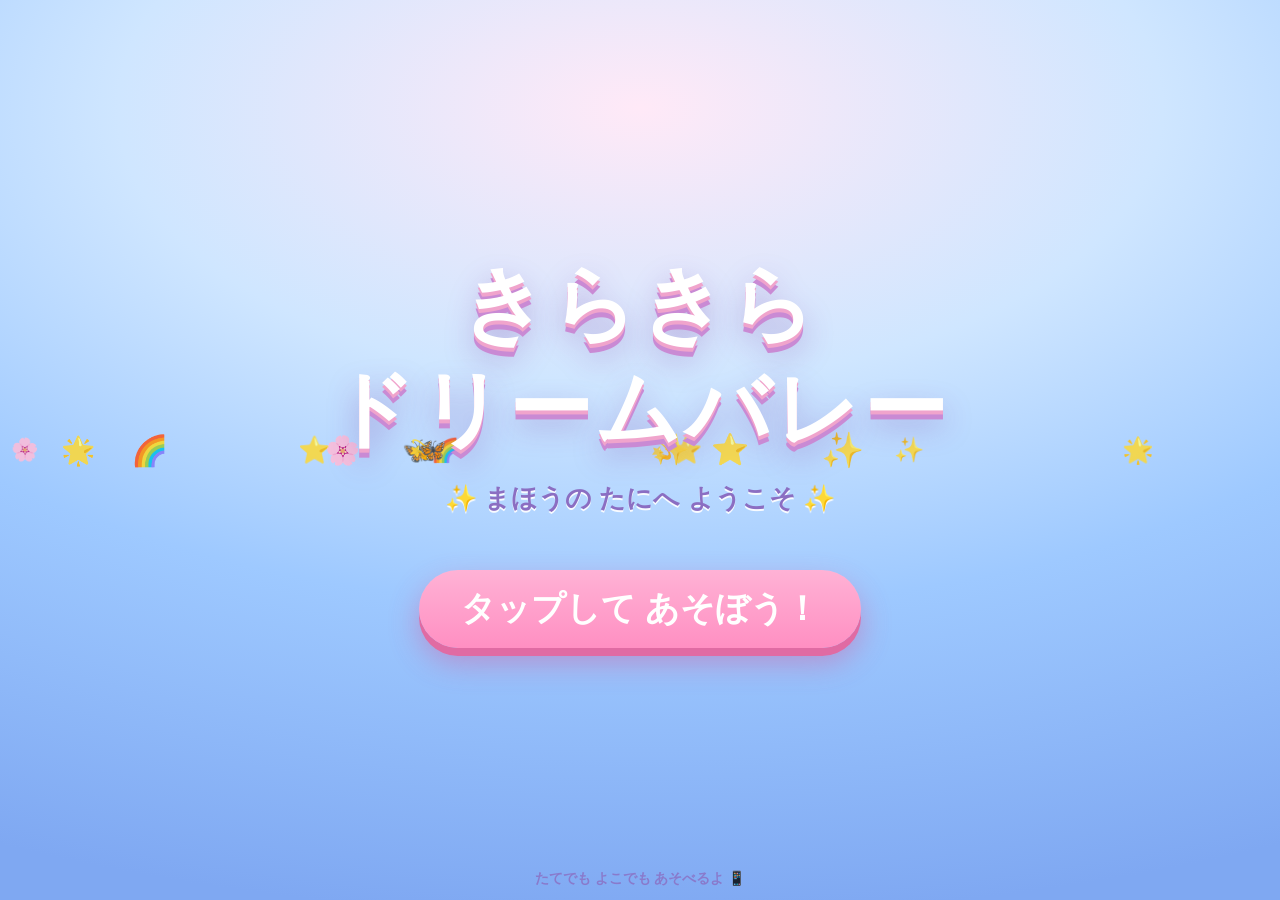
<file: dreamlight-valley-3d/index.html>
<!DOCTYPE html>
<html lang="ja">
<head>
<meta charset="UTF-8">
<meta name="viewport" content="width=device-width, initial-scale=1.0, maximum-scale=1.0, user-scalable=no, viewport-fit=cover">
<meta name="apple-mobile-web-app-capable" content="yes">
<meta name="mobile-web-app-capable" content="yes">
<meta name="apple-mobile-web-app-status-bar-style" content="black-translucent">
<meta name="theme-color" content="#7ec8f7">
<title>きらきら ドリームバレー</title>
<style>
  * { margin:0; padding:0; box-sizing:border-box; -webkit-tap-highlight-color:transparent; user-select:none; -webkit-user-select:none; }
  html, body { width:100%; height:100%; overflow:hidden; position:fixed; background:#7ec8f7; touch-action:none; overscroll-behavior:none;
    font-family:"Hiragino Maru Gothic ProN","BIZ UDGothic","Rounded Mplus 1c","M PLUS Rounded 1c","Yu Gothic",sans-serif; }
  #game-canvas { position:absolute; inset:0; width:100%; height:100%; display:block; touch-action:none; }

  /* ---------- HUD ---------- */
  #hud { position:absolute; inset:0; pointer-events:none; z-index:10; opacity:0; transition:opacity 1s ease; }
  #hud.show { opacity:1; }

  .hud-top { position:absolute; top:calc(env(safe-area-inset-top, 0px) + 10px); left:0; right:0;
    display:flex; justify-content:space-between; align-items:flex-start; padding:0 12px; gap:8px; }

  .badge { background:rgba(255,255,255,.82); border-radius:24px; padding:7px 14px;
    box-shadow:0 4px 14px rgba(60,40,120,.18), inset 0 -3px 0 rgba(180,160,255,.35);
    display:flex; align-items:center; gap:6px; font-size:20px; font-weight:800; color:#6b4fa0;
    backdrop-filter:blur(6px); -webkit-backdrop-filter:blur(6px); }
  .badge .num { min-width:1.2em; text-align:center; font-variant-numeric:tabular-nums; }
  .badge.bump { animation:bump .45s ease; }
  @keyframes bump { 30% { transform:scale(1.25) rotate(-3deg); } 60% { transform:scale(.95); } }

  #counters { display:flex; flex-direction:column; gap:8px; align-items:flex-end; }

  /* rainbow quest dots */
  #rainbow-quest { display:flex; align-items:center; gap:5px; }
  #rainbow-quest .q-icon { font-size:22px; }
  .r-dot { width:20px; height:20px; border-radius:50%; background:#e8e2f5; border:2.5px solid #cfc5ec;
    transition:all .5s cubic-bezier(.34,1.56,.64,1); box-shadow:inset 0 2px 3px rgba(120,100,180,.25); }
  .r-dot.on { border-color:#fff; transform:scale(1.18); box-shadow:0 0 10px 2px var(--c), inset 0 0 6px rgba(255,255,255,.9); background:var(--c); }

  /* ---------- round buttons ---------- */
  #buttons { position:absolute; right:calc(env(safe-area-inset-right, 0px) + 12px);
    bottom:calc(env(safe-area-inset-bottom, 0px) + 14px); display:flex; flex-direction:column; gap:12px; pointer-events:auto; }
  .rbtn { width:58px; height:58px; border-radius:50%; border:none; font-size:28px; cursor:pointer;
    background:rgba(255,255,255,.88); box-shadow:0 5px 16px rgba(60,40,120,.28), inset 0 -4px 0 rgba(180,160,255,.4);
    display:flex; align-items:center; justify-content:center; transition:transform .15s ease;
    backdrop-filter:blur(6px); -webkit-backdrop-filter:blur(6px); }
  .rbtn:active { transform:scale(.86); }
  .rbtn.off { opacity:.55; filter:grayscale(.7); }

  /* ---------- praise popup ---------- */
  #praise { position:absolute; left:50%; top:34%; transform:translate(-50%,-50%) scale(0);
    font-size:min(9vw, 52px); font-weight:900; color:#fff; text-align:center; line-height:1.35;
    text-shadow:0 3px 0 #f79ac0, 0 6px 22px rgba(180,80,160,.55), 0 0 34px rgba(255,220,120,.8);
    pointer-events:none; z-index:20; white-space:pre-line; }
  #praise.pop { animation:praisePop 2.6s cubic-bezier(.34,1.56,.64,1) forwards; }
  @keyframes praisePop {
    0% { transform:translate(-50%,-50%) scale(0) rotate(-6deg); opacity:0; }
    14% { transform:translate(-50%,-50%) scale(1.15) rotate(2deg); opacity:1; }
    22% { transform:translate(-50%,-50%) scale(1); }
    78% { transform:translate(-50%,-52%) scale(1); opacity:1; }
    100% { transform:translate(-50%,-62%) scale(1.06); opacity:0; }
  }

  /* ---------- title screen ---------- */
  #title { position:absolute; inset:0; z-index:30; display:flex; flex-direction:column; align-items:center; justify-content:center;
    background:radial-gradient(120% 90% at 50% 12%, #ffe9f7 0%, #cfe6ff 34%, #9ec9ff 62%, #7fa8f2 100%);
    transition:opacity 1.2s ease; cursor:pointer; overflow:hidden; }
  #title.hide { opacity:0; pointer-events:none; }
  #title h1 { font-size:min(13vw, 84px); font-weight:900; color:#fff; letter-spacing:.04em; text-align:center; line-height:1.25;
    text-shadow:0 4px 0 #f0a4cc, 0 9px 0 #c98ad4, 0 14px 30px rgba(120,60,160,.4);
    animation:titleFloat 3.4s ease-in-out infinite; z-index:2; }
  #title .sub { margin-top:2.2vh; font-size:min(5vw, 26px); color:#8b6ec2; font-weight:800; z-index:2;
    text-shadow:0 2px 0 rgba(255,255,255,.9); }
  #title .tap { margin-top:6vh; font-size:min(6.4vw, 34px); font-weight:900; color:#fff; z-index:2;
    background:linear-gradient(180deg,#ffb2d5,#ff8fc2); padding:16px 42px; border-radius:60px;
    box-shadow:0 8px 0 #e06ba3, 0 14px 30px rgba(220,80,150,.45); animation:tapPulse 1.5s ease-in-out infinite; }
  @keyframes titleFloat { 0%,100% { transform:translateY(0) rotate(-1deg);} 50% { transform:translateY(-14px) rotate(1deg);} }
  @keyframes tapPulse { 0%,100% { transform:scale(1);} 50% { transform:scale(1.09);} }
  .t-spark { position:absolute; font-size:26px; opacity:.85; animation:sparkFloat linear infinite; z-index:1; }
  @keyframes sparkFloat { 0% { transform:translateY(105vh) scale(.6) rotate(0deg); opacity:0; }
    12% { opacity:.9; } 88% { opacity:.9; } 100% { transform:translateY(-8vh) scale(1.15) rotate(200deg); opacity:0; } }

  /* rotate-anytime hint (both orientations OK) */
  #orient-tip { position:absolute; bottom:calc(env(safe-area-inset-bottom,0px) + 12px); left:0; right:0; text-align:center;
    color:#8b6ec2; font-size:14px; font-weight:700; z-index:2; opacity:.8; }

  #fade { position:absolute; inset:0; background:#fff; opacity:0; pointer-events:none; z-index:25; transition:opacity .8s ease; }
</style>
</head>
<body>
<canvas id="game-canvas"></canvas>

<div id="hud">
  <div class="hud-top">
    <div class="badge" id="rainbow-quest">
      <span class="q-icon">🌈</span>
      <span class="r-dot" style="--c:#ff5e5e"></span><span class="r-dot" style="--c:#ff9d45"></span>
      <span class="r-dot" style="--c:#ffd93b"></span><span class="r-dot" style="--c:#5fd971"></span>
      <span class="r-dot" style="--c:#4db9ff"></span><span class="r-dot" style="--c:#6f7bff"></span>
      <span class="r-dot" style="--c:#c07bff"></span>
    </div>
    <div id="counters">
      <div class="badge" id="b-star">⭐ <span class="num" id="n-star">0</span></div>
      <div class="badge" id="b-fruit">🍎 <span class="num" id="n-fruit">0</span></div>
      <div class="badge" id="b-friend">💛 <span class="num" id="n-friend">0</span></div>
    </div>
  </div>
  <div id="buttons">
    <button class="rbtn" id="btn-day" aria-label="ひる・よる">🌙</button>
    <button class="rbtn" id="btn-music" aria-label="おんがく">🎵</button>
  </div>
</div>

<div id="praise"></div>
<div id="fade"></div>

<div id="title">
  <h1>きらきら<br>ドリームバレー</h1>
  <div class="sub">✨ まほうの たにへ ようこそ ✨</div>
  <div class="tap">タップして あそぼう！</div>
  <div id="orient-tip">たてでも よこでも あそべるよ 📱</div>
</div>

<script src="vendor/three.min.js"></script>
<script src="vendor/postprocessing/EffectComposer.js"></script>
<script src="vendor/postprocessing/RenderPass.js"></script>
<script src="vendor/postprocessing/ShaderPass.js"></script>
<script src="vendor/postprocessing/MaskPass.js"></script>
<script src="vendor/postprocessing/UnrealBloomPass.js"></script>
<script src="vendor/shaders/CopyShader.js"></script>
<script src="vendor/shaders/LuminosityHighPassShader.js"></script>
<script src="vendor/shaders/GammaCorrectionShader.js"></script>
<script src="js/audio.js"></script>
<script src="js/world.js"></script>
<script src="js/effects.js"></script>
<script src="js/creatures.js"></script>
<script src="js/main.js"></script>
</body>
</html>
</file>
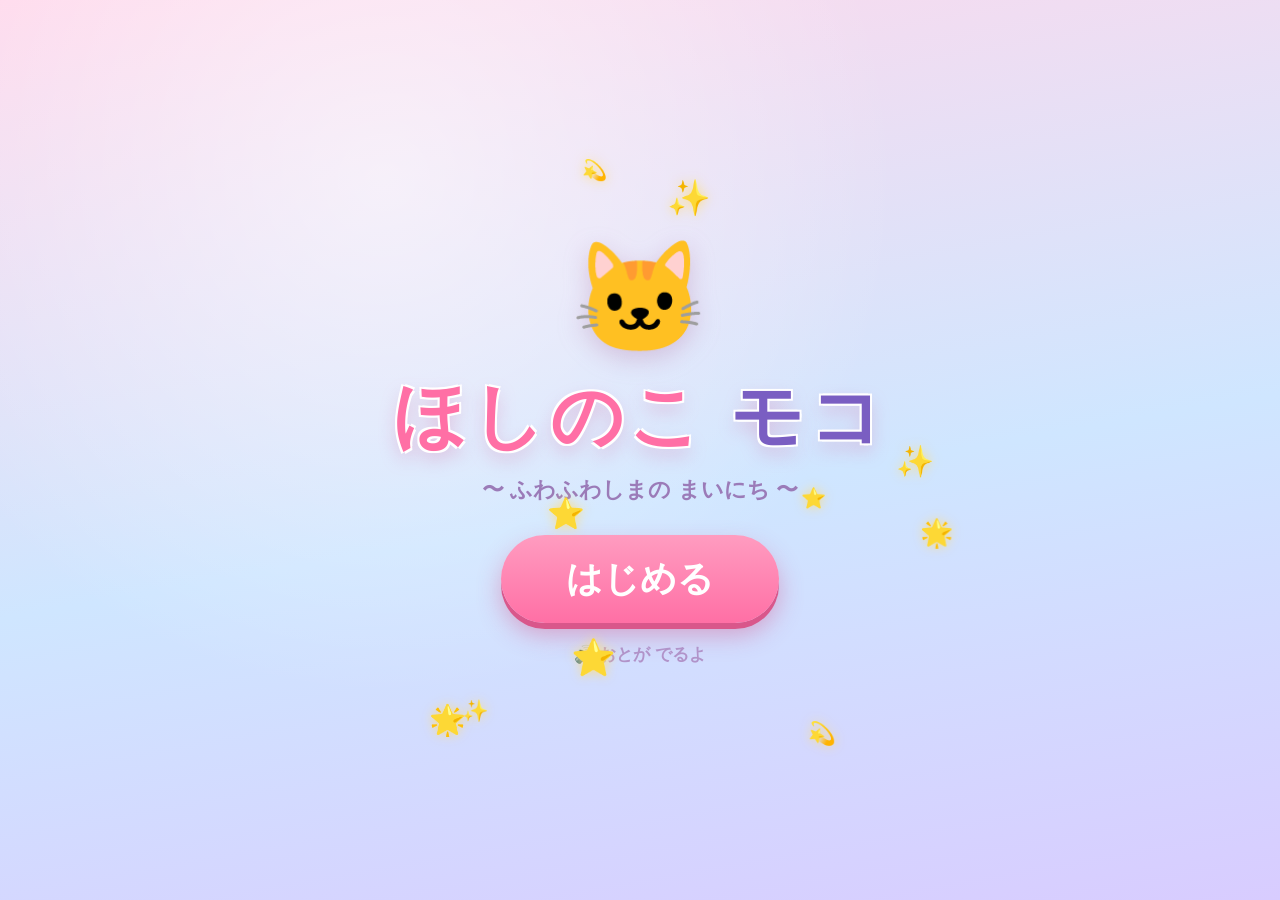
<file: hoshinoko-moko/index.html>
<!DOCTYPE html>
<html lang="ja">
<head>
  <meta charset="UTF-8" />
  <meta name="viewport" content="width=device-width, initial-scale=1.0, maximum-scale=1.0, user-scalable=no, viewport-fit=cover" />
  <meta name="apple-mobile-web-app-capable" content="yes" />
  <meta name="mobile-web-app-capable" content="yes" />
  <meta name="apple-mobile-web-app-status-bar-style" content="black-translucent" />
  <meta name="theme-color" content="#ffd9ec" />
  <title>ほしのこモコ 〜ふわふわしまの まいにち〜</title>
  <link rel="icon" href="data:image/svg+xml,<svg xmlns='http://www.w3.org/2000/svg' viewBox='0 0 100 100'><text y='.9em' font-size='90'>🐱</text></svg>" />
  <link rel="stylesheet" href="./style.css" />
  <script type="importmap">
    {
      "imports": {
        "three": "./vendor/three/three.module.min.js",
        "three/addons/": "./vendor/three/addons/"
      }
    }
  </script>
</head>
<body>
  <div id="app">
    <canvas id="game-canvas"></canvas>

    <!-- HUD -->
    <div id="hud" class="hidden">
      <div id="hud-top">
        <div id="heart-meter" aria-label="ごきげんメーター">
          <div class="hearts hearts-bg">♥♥♥♥♥</div>
          <div class="hearts hearts-fill-wrap"><div class="hearts hearts-fill">♥♥♥♥♥</div></div>
        </div>
        <div id="hud-top-right">
          <div id="star-counter"><span class="star-icon">⭐</span><span id="star-count">0</span></div>
          <button id="btn-mute" class="chip-btn" aria-label="おと">🔊</button>
        </div>
      </div>

      <div id="toast" class="hidden"></div>

      <div id="hud-bottom">
        <button class="play-btn" id="btn-apple"  aria-label="りんご"><span>🍎</span></button>
        <button class="play-btn" id="btn-ball"   aria-label="ボール"><span>⚽</span></button>
        <button class="play-btn" id="btn-bubble" aria-label="しゃぼんだま"><span>🫧</span></button>
        <button class="play-btn" id="btn-water"  aria-label="みずやり"><span>🚿</span></button>
        <button class="play-btn" id="btn-sky"    aria-label="そらをかえる"><span>☀️</span></button>
      </div>
    </div>

    <!-- スプラッシュ -->
    <div id="splash">
      <div id="splash-inner">
        <div id="splash-stars"></div>
        <div id="splash-moko">🐱</div>
        <h1 id="splash-title"><span>ほ</span><span>し</span><span>の</span><span>こ</span><span class="sp">&nbsp;</span><span>モ</span><span>コ</span></h1>
        <p id="splash-sub">〜 ふわふわしまの まいにち 〜</p>
        <button id="btn-start">はじめる</button>
        <p id="splash-note">🔊 おとが でるよ</p>
      </div>
    </div>

    <div id="webgl-error" class="hidden">
      <p>ごめんね、この ブラウザでは あそべないみたい…<br>べつの ブラウザで ためしてみてね。</p>
    </div>
  </div>

  <script type="module" src="./src/main.js"></script>
</body>
</html>
</file>
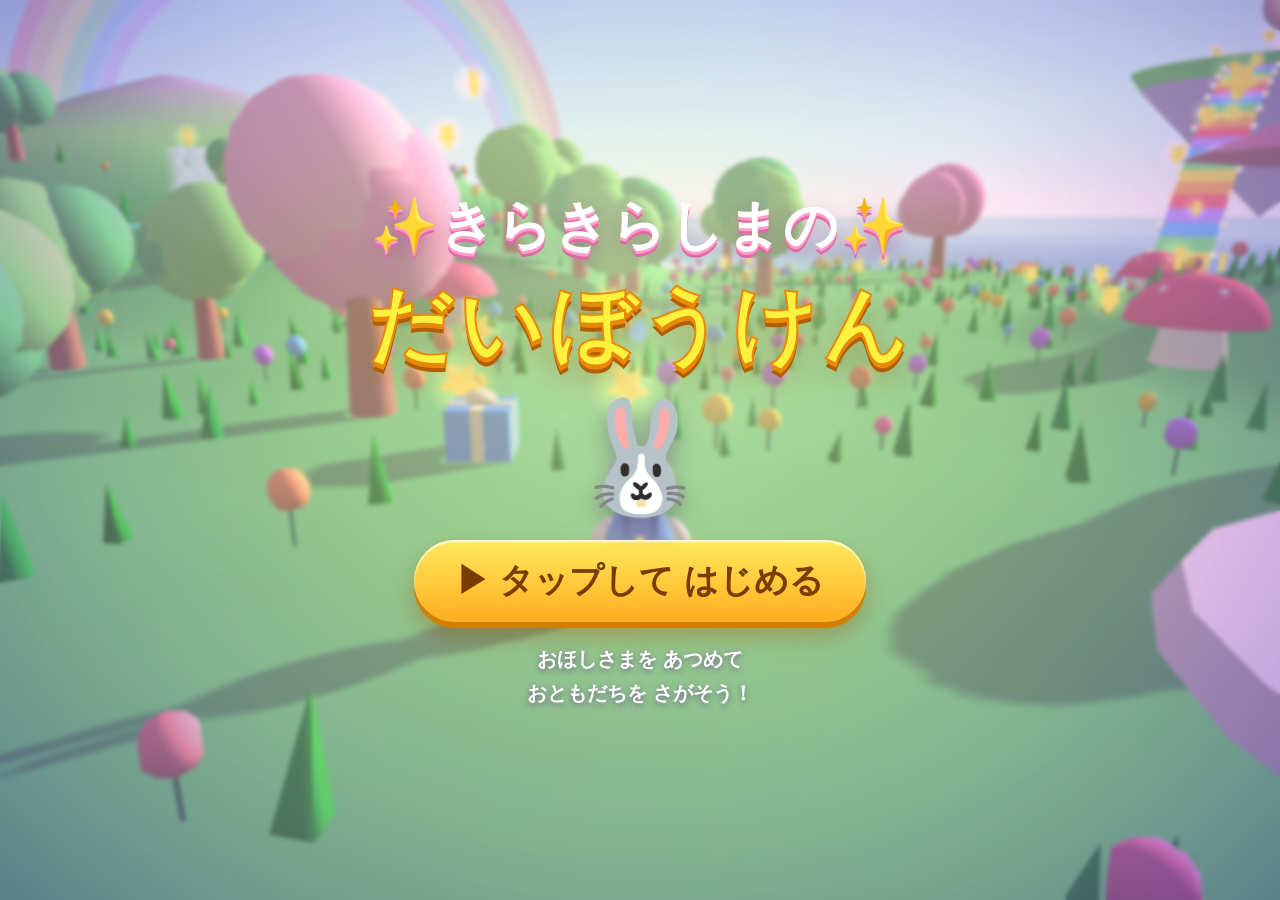
<file: kirakira-island-3d/index.html>
<!DOCTYPE html>
<html lang="ja">
<head>
<meta charset="UTF-8">
<meta name="viewport" content="width=device-width, initial-scale=1.0, maximum-scale=1.0, user-scalable=no, viewport-fit=cover">
<meta name="apple-mobile-web-app-capable" content="yes">
<meta name="apple-mobile-web-app-status-bar-style" content="black-translucent">
<meta name="mobile-web-app-capable" content="yes">
<title>きらきらしまの だいぼうけん</title>
<link rel="stylesheet" href="css/style.css">
</head>
<body>
  <!-- 3D canvas -->
  <canvas id="game-canvas"></canvas>

  <!-- soft vignette + color grade overlay -->
  <div id="vignette"></div>

  <!-- ===== Title screen ===== -->
  <div id="title-screen">
    <div class="title-inner">
      <div id="title-logo">
        <span class="t-line1">✨きらきらしまの✨</span>
        <span class="t-line2">だいぼうけん</span>
      </div>
      <div id="title-bunny">🐰</div>
      <button id="start-button">▶ タップして はじめる</button>
      <div class="title-hint">おほしさまを あつめて<br>おともだちを さがそう！</div>
    </div>
  </div>

  <!-- ===== HUD ===== -->
  <div id="hud" class="hidden">
    <div id="hud-top">
      <div id="star-counter" class="hud-pill">
        <span class="star-icon">⭐</span><span id="star-count">0</span>
      </div>
      <div id="friend-counter" class="hud-pill">
        <span class="friend-slot" data-friend="0">❓</span>
        <span class="friend-slot" data-friend="1">❓</span>
        <span class="friend-slot" data-friend="2">❓</span>
        <span class="friend-slot" data-friend="3">❓</span>
        <span class="friend-slot" data-friend="4">❓</span>
      </div>
      <button id="sound-button" class="hud-pill">🔊</button>
    </div>

    <!-- big friendly message banner -->
    <div id="message-banner" class="hidden"></div>

    <!-- touch controls -->
    <div id="joystick-zone">
      <div id="joystick-base"><div id="joystick-knob"></div></div>
    </div>
    <button id="jump-button">
      <span class="jump-icon">⬆</span>
      <span class="jump-label">ジャンプ</span>
    </button>
  </div>

  <!-- celebration overlay (full clear) -->
  <div id="celebrate-overlay" class="hidden">
    <div class="celebrate-text">🎉 やったね！ 🎉<br>みんな あつまったよ！</div>
  </div>

  <script src="vendor/three.min.js"></script>
  <script src="js/config.js"></script>
  <script src="js/audio.js"></script>
  <script src="js/input.js"></script>
  <script src="js/sky.js"></script>
  <script src="js/ocean.js"></script>
  <script src="js/island.js"></script>
  <script src="js/nature.js"></script>
  <script src="js/characters.js"></script>
  <script src="js/effects.js"></script>
  <script src="js/ui.js"></script>
  <script src="js/main.js"></script>
</body>
</html>
</file>
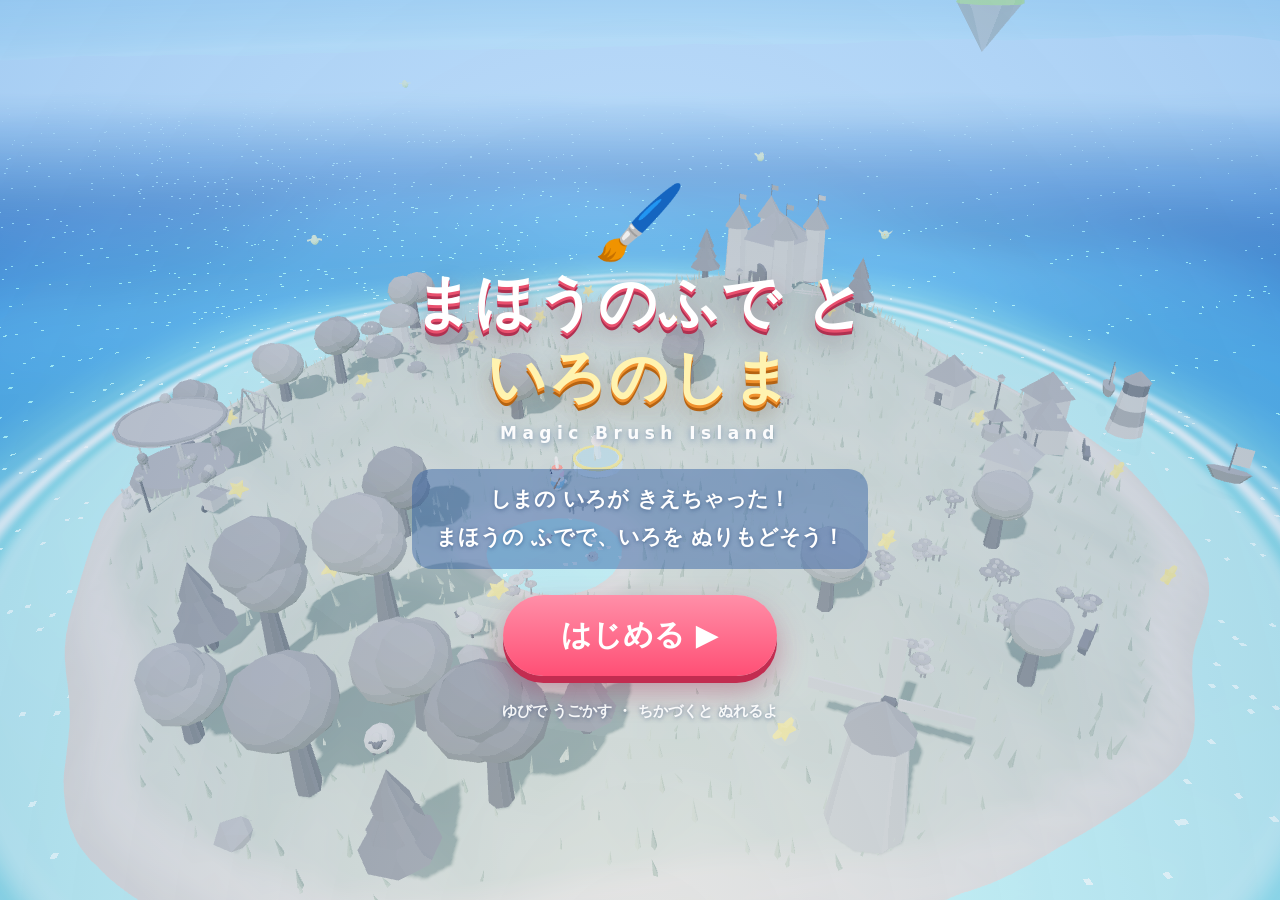
<file: magic-brush-island/index.html>
<!DOCTYPE html>
<html lang="ja">
<head>
<meta charset="UTF-8">
<meta name="viewport" content="width=device-width, initial-scale=1.0, maximum-scale=1.0, user-scalable=no, viewport-fit=cover">
<meta name="apple-mobile-web-app-capable" content="yes">
<meta name="mobile-web-app-capable" content="yes">
<meta name="apple-mobile-web-app-status-bar-style" content="black-translucent">
<meta name="theme-color" content="#7ec8f2">
<title>まほうのふで と いろのしま 🖌️🌈</title>
<link rel="stylesheet" href="css/style.css">
</head>
<body>
<div id="game-root">
  <canvas id="game-canvas"></canvas>

  <!-- ===== HUD ===== -->
  <div id="hud" class="hidden">
    <div id="paint-meter">
      <div class="tube-icon">🖌️</div>
      <div class="tube"><div id="tube-fill"></div></div>
      <div id="paint-pct">0%</div>
    </div>
    <div id="star-counter"><span class="star-ico">⭐</span><span id="star-num">0</span><span class="star-total">/20</span></div>
    <button id="btn-sound" aria-label="おと">🔊</button>
  </div>

  <!-- ===== Toast messages ===== -->
  <div id="toast" class="hidden"></div>
  <div id="zone-banner" class="hidden">
    <div id="zone-banner-inner">
      <div id="zone-banner-title"></div>
      <div id="zone-banner-sub"></div>
    </div>
  </div>

  <!-- ===== Touch controls ===== -->
  <div id="joystick" class="hidden"><div id="joy-base"><div id="joy-knob"></div></div></div>
  <button id="btn-jump" class="hidden" aria-label="ジャンプ">🐰<span>ジャンプ</span></button>

  <!-- ===== Title screen ===== -->
  <div id="title-screen">
    <div id="title-logo">
      <div id="title-brush">🖌️</div>
      <h1><span class="tl-line1">まほうのふで と</span><span class="tl-line2">いろのしま</span></h1>
      <div id="title-sub">Magic Brush Island</div>
    </div>
    <div id="title-story">しまの いろが きえちゃった！<br>まほうの ふでで、いろを ぬりもどそう！</div>
    <button id="btn-start"><span>はじめる ▶</span></button>
    <div id="title-hint">ゆびで うごかす ・ ちかづくと ぬれるよ</div>
  </div>

  <!-- ===== Finale ===== -->
  <div id="finale-banner" class="hidden">
    <div id="finale-inner">
      <div id="finale-title">🌈 やったー！ 🌈</div>
      <div id="finale-sub">しまが にじいろに なったよ！</div>
    </div>
  </div>

  <div id="rotate-hint" class="hidden">📱 どちらのむきでも あそべるよ！</div>
  <div id="err-overlay" class="hidden"></div>
</div>

<script src="vendor/three.min.js"></script>
<script src="js/config.js"></script>
<script src="js/audio.js"></script>
<script src="js/input.js"></script>
<script src="js/materials.js"></script>
<script src="js/effects.js"></script>
<script src="js/builders.js"></script>
<script src="js/animals.js"></script>
<script src="js/character.js"></script>
<script src="js/world.js"></script>
<script src="js/ui.js"></script>
<script src="js/main.js"></script>
</body>
</html>
</file>
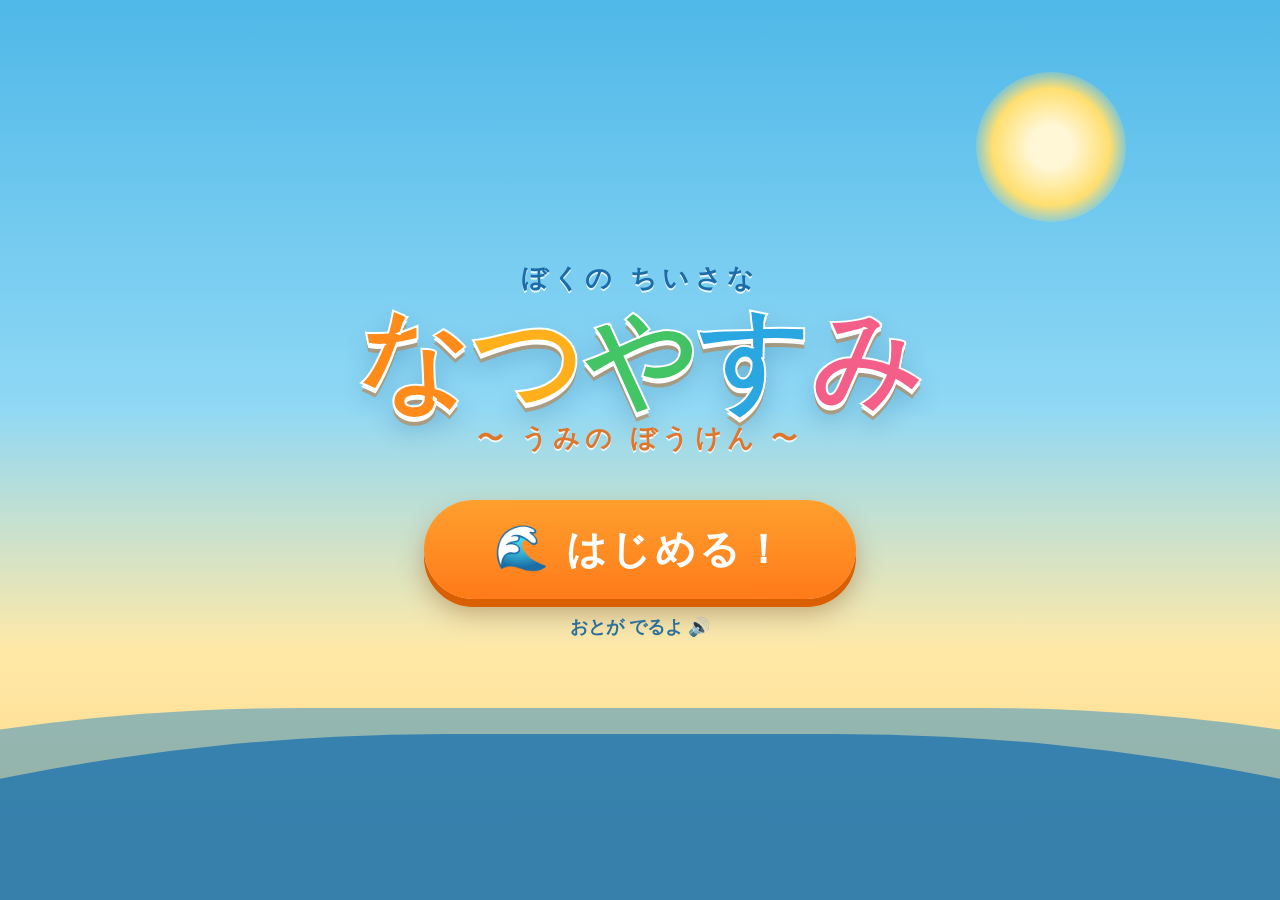
<file: natsuyasumi-umi-3d/index.html>
<!DOCTYPE html>
<html lang="ja">
<head>
<meta charset="UTF-8">
<meta name="viewport" content="width=device-width, initial-scale=1.0, maximum-scale=1.0, user-scalable=no, viewport-fit=cover">
<meta name="apple-mobile-web-app-capable" content="yes">
<meta name="apple-mobile-web-app-status-bar-style" content="black-translucent">
<meta name="mobile-web-app-capable" content="yes">
<meta name="theme-color" content="#2a9fd8">
<link rel="icon" href="data:image/svg+xml,<svg xmlns=%22http://www.w3.org/2000/svg%22 viewBox=%220 0 100 100%22><text y=%22.9em%22 font-size=%2290%22>🏖️</text></svg>">
<title>なつやすみ うみのぼうけん</title>
<link rel="stylesheet" href="css/style.css">
</head>
<body>
  <!-- 3D canvas -->
  <canvas id="game-canvas"></canvas>

  <!-- ===== タイトル画面 ===== -->
  <div id="title-screen">
    <div class="title-sun"></div>
    <div class="title-clouds">
      <span class="tcloud c1"></span><span class="tcloud c2"></span><span class="tcloud c3"></span>
    </div>
    <div class="title-inner">
      <div class="title-sub">ぼくの ちいさな</div>
      <h1 class="title-main"><span>な</span><span>つ</span><span>や</span><span>す</span><span>み</span></h1>
      <div class="title-sub2">〜 うみの ぼうけん 〜</div>
      <button id="btn-start" type="button">
        <span class="start-icon">🌊</span> はじめる！
      </button>
      <div class="title-hint">おとが でるよ 🔊</div>
    </div>
    <div class="title-wave w1"></div>
    <div class="title-wave w2"></div>
  </div>

  <!-- ===== HUD ===== -->
  <div id="hud" class="hidden">
    <div class="hud-top">
      <div class="hud-left">
        <button class="round-btn" id="btn-book" type="button" aria-label="ずかん">📖</button>
        <button class="round-btn" id="btn-sound" type="button" aria-label="おと">🔊</button>
        <button class="round-btn" id="btn-time" type="button" aria-label="とき">☀️</button>
      </div>
      <div class="hud-right">
        <div class="counter-chip" id="chip-shell">🐚 <b id="count-shell">0</b></div>
        <div class="counter-chip" id="chip-fish">🐟 <b id="count-fish">0</b></div>
        <div class="counter-chip" id="chip-bug">🦋 <b id="count-bug">0</b></div>
      </div>
    </div>

    <!-- コンテキストアクションボタン -->
    <button id="btn-action" class="hidden" type="button">つりを する！</button>

    <!-- トースト -->
    <div id="toast" class="hidden"></div>

    <!-- つかまえた！の大きなお祝い -->
    <div id="celebrate" class="hidden">
      <div class="celebrate-card">
        <div class="celebrate-stars">✨🎉✨</div>
        <div class="celebrate-emoji" id="celebrate-emoji">🐟</div>
        <div class="celebrate-name" id="celebrate-name">たい</div>
        <div class="celebrate-label" id="celebrate-label">つかまえた！</div>
      </div>
    </div>

    <!-- びっくりマーク（さかながかかった！） -->
    <div id="bite-mark" class="hidden">❗</div>
  </div>

  <!-- ===== ずかん ===== -->
  <div id="book-modal" class="hidden">
    <div class="book-card">
      <div class="book-title">🏖️ なつやすみ ずかん 📖</div>
      <div class="book-grid" id="book-grid"></div>
      <div class="book-progress" id="book-progress"></div>
      <button class="book-close" id="btn-book-close" type="button">とじる</button>
    </div>
  </div>

  <!-- ===== バーチャルスティック ===== -->
  <div id="joystick" class="hidden">
    <div id="joystick-base"><div id="joystick-thumb"></div></div>
  </div>

  <div id="rotate-tip" class="hidden">📱 どっちむきでも あそべるよ！</div>

  <script src="vendor/three.min.js"></script>
  <script src="js/util.js"></script>
  <script src="js/audio.js"></script>
  <script src="js/sky.js"></script>
  <script src="js/ocean.js"></script>
  <script src="js/island.js"></script>
  <script src="js/character.js"></script>
  <script src="js/creatures.js"></script>
  <script src="js/activities.js"></script>
  <script src="js/input.js"></script>
  <script src="js/ui.js"></script>
  <script src="js/main.js"></script>
</body>
</html>
</file>
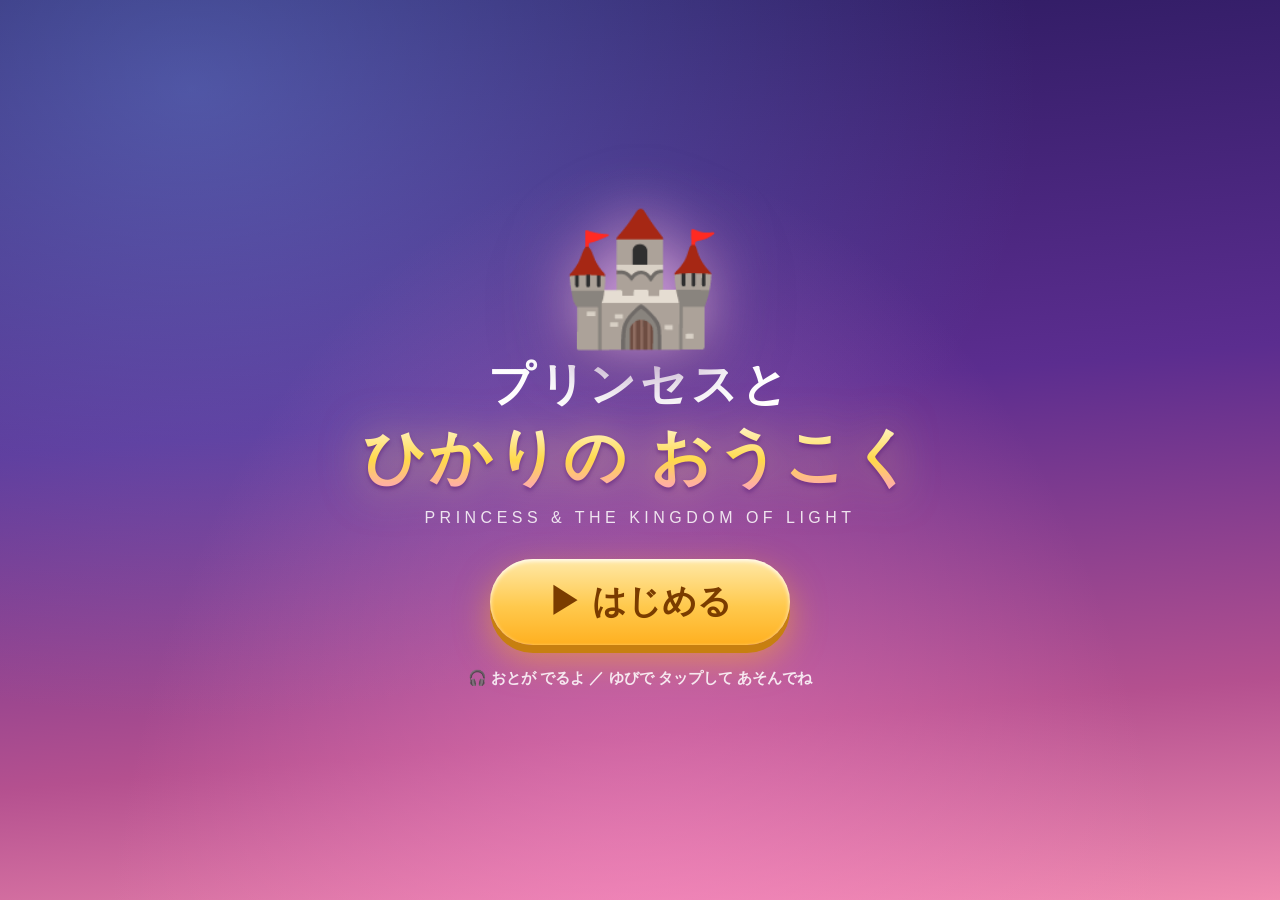
<file: princess-magic-world/index.html>
<!DOCTYPE html>
<html lang="ja">
<head>
<meta charset="UTF-8">
<meta name="viewport" content="width=device-width, initial-scale=1.0, maximum-scale=1.0, user-scalable=no, viewport-fit=cover">
<meta name="apple-mobile-web-app-capable" content="yes">
<meta name="mobile-web-app-capable" content="yes">
<meta name="apple-mobile-web-app-status-bar-style" content="black-translucent">
<meta name="theme-color" content="#2a1a4a">
<title>✨ プリンセスと ひかりの おうこく ✨</title>
<link rel="stylesheet" href="css/style.css">
<script type="importmap">
{
  "imports": {
    "three": "./vendor/three.module.min.js"
  }
}
</script>
</head>
<body>
  <div id="app">
    <canvas id="game-canvas"></canvas>

    <!-- ===== HUD ===== -->
    <div id="hud" class="hidden">
      <div id="counters">
        <div class="counter" id="star-counter">
          <svg class="progress-ring" viewBox="0 0 44 44">
            <circle class="ring-bg" cx="22" cy="22" r="19"></circle>
            <circle class="ring-fg" id="star-ring" cx="22" cy="22" r="19"></circle>
          </svg>
          <span class="counter-icon">⭐</span>
          <span class="counter-num" id="star-num">0</span>
        </div>
        <div class="counter" id="heart-counter">
          <span class="counter-icon">💖</span>
          <span class="counter-num" id="heart-num">0</span>
        </div>
      </div>

      <div id="buttons">
        <button class="round-btn" id="btn-time" aria-label="時間を変える">☀️</button>
        <button class="round-btn" id="btn-magic" aria-label="魔法">🪄</button>
        <button class="round-btn" id="btn-dress" aria-label="ドレスの色">👗</button>
        <button class="round-btn" id="btn-music" aria-label="音楽">🎵</button>
      </div>

      <div id="hint" class="hidden"><span id="hint-hand">👆</span><span id="hint-text">タップで あるくよ！</span></div>
      <div id="celebrate-banner" class="hidden">🎉 すごい！ おめでとう！ 🎆</div>
    </div>

    <!-- ===== タイトル画面 ===== -->
    <div id="title-screen">
      <div class="title-sparkles" aria-hidden="true">
        <span>✦</span><span>✧</span><span>✦</span><span>✧</span><span>✦</span>
        <span>✧</span><span>✦</span><span>✧</span><span>✦</span><span>✧</span>
      </div>
      <div class="title-castle" aria-hidden="true">🏰</div>
      <h1 class="title-logo"><span class="logo-line1">プリンセスと</span><span class="logo-line2">ひかりの おうこく</span></h1>
      <p class="title-sub">Princess &amp; the Kingdom of Light</p>
      <button id="btn-start">▶ はじめる</button>
      <p class="title-note">🎧 おとが でるよ ／ ゆびで タップして あそんでね</p>
    </div>

    <!-- ローディング -->
    <div id="loading"><div class="loader-star">⭐</div><p>じゅんびちゅう…</p></div>
  </div>

  <script type="module" src="js/main.js"></script>
</body>
</html>
</file>
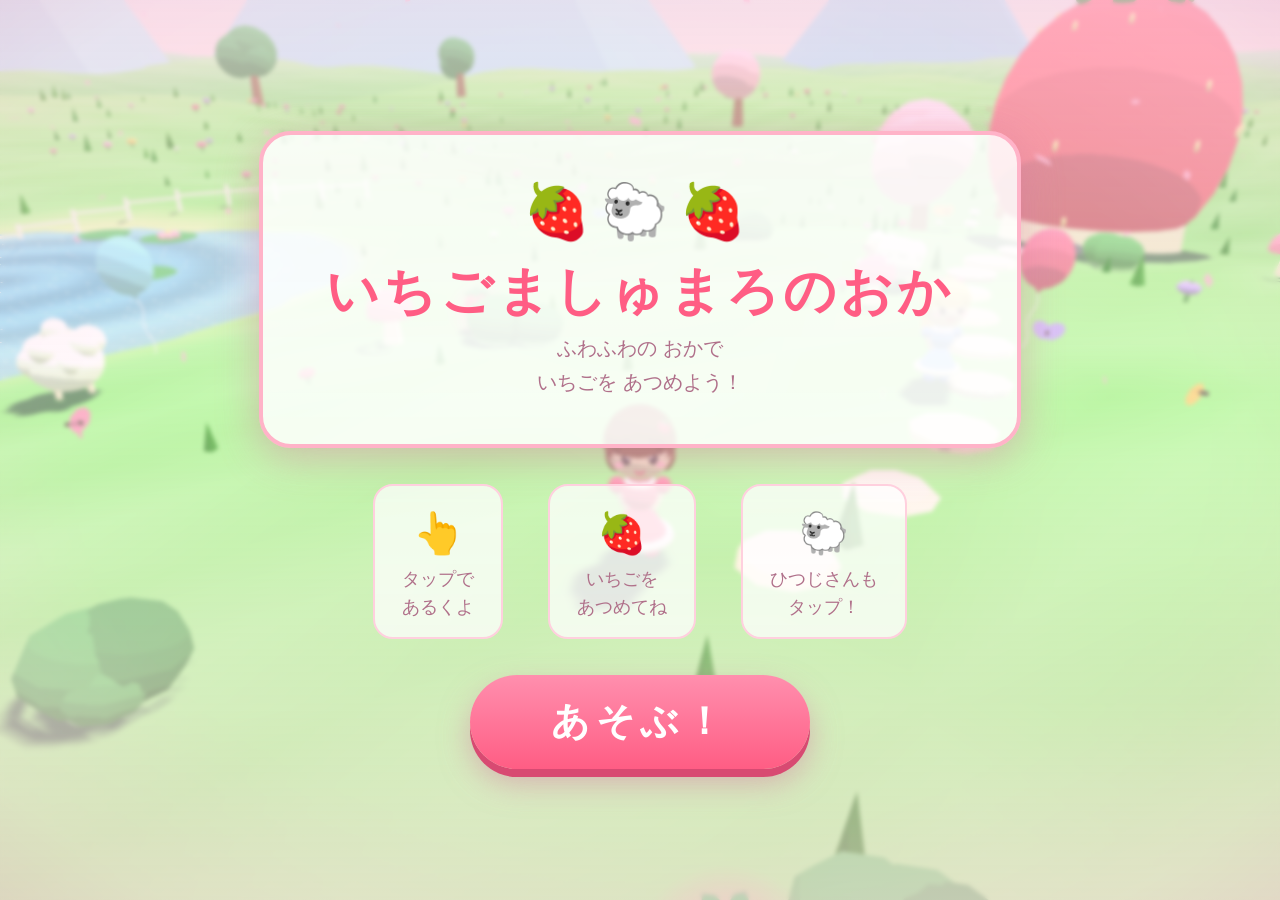
<file: strawberry-marshmallow-3d/index.html>
<!DOCTYPE html>
<html lang="ja">
<head>
<meta charset="utf-8">
<title>いちごましゅまろのおか</title>
<meta name="viewport" content="width=device-width, initial-scale=1, maximum-scale=1, user-scalable=no, viewport-fit=cover">
<meta name="apple-mobile-web-app-capable" content="yes">
<meta name="apple-mobile-web-app-status-bar-style" content="black-translucent">
<meta name="mobile-web-app-capable" content="yes">
<meta name="theme-color" content="#ffd9e6">
<link rel="icon" href="data:image/svg+xml,<svg xmlns=%22http://www.w3.org/2000/svg%22 viewBox=%220 0 100 100%22><text y=%22.9em%22 font-size=%2290%22>🍓</text></svg>">
<style>
  * { margin: 0; padding: 0; box-sizing: border-box; }
  html, body {
    width: 100%; height: 100%;
    overflow: hidden;
    background: #ffd9e6;
    font-family: "Hiragino Maru Gothic ProN", "BIZ UDGothic", "Yu Gothic", system-ui, sans-serif;
    touch-action: none;
    -webkit-user-select: none; user-select: none;
    -webkit-touch-callout: none;
    -webkit-tap-highlight-color: transparent;
    position: fixed;
  }
  #game {
    position: fixed; inset: 0;
    width: 100%; height: 100%;
    display: block;
    touch-action: none;
  }

  /* ふんわりビネット */
  #vignette {
    position: fixed; inset: 0;
    pointer-events: none;
    background: radial-gradient(ellipse at center,
      rgba(255,255,255,0) 62%,
      rgba(255,182,205,0.14) 88%,
      rgba(214,120,160,0.25) 100%);
    z-index: 2;
  }

  .hidden { display: none !important; }

  /* ---------- HUD ---------- */
  #hud {
    position: fixed; inset: 0;
    pointer-events: none;
    z-index: 5;
    padding: max(10px, env(safe-area-inset-top))
             max(12px, env(safe-area-inset-right))
             max(10px, env(safe-area-inset-bottom))
             max(12px, env(safe-area-inset-left));
  }
  #basket-wrap {
    position: absolute;
    top: max(10px, env(safe-area-inset-top));
    left: max(12px, env(safe-area-inset-left));
    display: flex; align-items: center; gap: 8px;
    background: rgba(255,255,255,0.72);
    border: 3px solid #ffb3c8;
    border-radius: 999px;
    padding: 6px 14px;
    box-shadow: 0 4px 14px rgba(214,120,160,0.35);
    backdrop-filter: blur(6px);
    -webkit-backdrop-filter: blur(6px);
  }
  #basket { display: flex; gap: 2px; }
  #basket .slot {
    font-size: clamp(14px, 2.6vmin, 22px);
    filter: grayscale(1) opacity(0.28);
    transition: filter 0.2s, transform 0.2s;
  }
  #basket .slot.filled { filter: none; }
  #basket .slot.pop { animation: pop 0.45s ease; }
  @keyframes pop {
    0% { transform: scale(1); }
    40% { transform: scale(1.7) rotate(-12deg); }
    100% { transform: scale(1); }
  }
  #total-count {
    font-size: clamp(14px, 2.8vmin, 20px);
    font-weight: bold;
    color: #d84a72;
    min-width: 2.5em;
  }

  .round-btn {
    pointer-events: auto;
    width: clamp(48px, 9vmin, 64px);
    height: clamp(48px, 9vmin, 64px);
    border-radius: 50%;
    border: 3px solid #ffb3c8;
    background: rgba(255,255,255,0.8);
    box-shadow: 0 4px 14px rgba(214,120,160,0.35);
    font-size: clamp(22px, 4.5vmin, 30px);
    display: flex; align-items: center; justify-content: center;
    cursor: pointer;
    transition: transform 0.12s;
    backdrop-filter: blur(6px);
    -webkit-backdrop-filter: blur(6px);
  }
  .round-btn:active { transform: scale(0.88); }
  #buttons {
    position: absolute;
    top: max(10px, env(safe-area-inset-top));
    right: max(12px, env(safe-area-inset-right));
    display: flex; flex-direction: column; gap: 10px;
  }

  /* お祝いバナー */
  #banner {
    position: absolute;
    top: 22%;
    left: 50%;
    transform: translate(-50%, -50%) scale(0.6);
    font-size: clamp(28px, 7vmin, 56px);
    font-weight: bold;
    color: #ff5d84;
    text-shadow:
      0 0 0 #fff,
      -2px -2px 0 #fff, 2px -2px 0 #fff, -2px 2px 0 #fff, 2px 2px 0 #fff,
      0 6px 18px rgba(214,120,160,0.5);
    opacity: 0;
    transition: opacity 0.4s, transform 0.4s cubic-bezier(0.34, 1.56, 0.64, 1);
    white-space: nowrap;
    pointer-events: none;
  }
  #banner.show {
    opacity: 1;
    transform: translate(-50%, -50%) scale(1);
  }

  /* ---------- タイトル画面 ---------- */
  #title-screen {
    position: fixed; inset: 0;
    z-index: 10;
    display: flex; flex-direction: column;
    align-items: center; justify-content: center;
    gap: 4vmin;
    background: linear-gradient(180deg,
      rgba(255,214,231,0.55) 0%,
      rgba(255,240,246,0.35) 45%,
      rgba(255,214,231,0.6) 100%);
    backdrop-filter: blur(2px);
    -webkit-backdrop-filter: blur(2px);
  }
  #title-card {
    background: rgba(255,255,255,0.85);
    border: 4px solid #ffb3c8;
    border-radius: 32px;
    padding: 5vmin 7vmin;
    text-align: center;
    box-shadow: 0 10px 40px rgba(214,120,160,0.45);
    animation: float 3s ease-in-out infinite;
    max-width: 86vw;
  }
  @keyframes float {
    0%, 100% { transform: translateY(0); }
    50% { transform: translateY(-1.2vmin); }
  }
  #title-berries { font-size: clamp(30px, 7vmin, 54px); letter-spacing: 0.2em; }
  h1 {
    font-size: clamp(26px, 6.5vmin, 52px);
    color: #ff5d84;
    margin: 1.5vmin 0 0.5vmin;
    letter-spacing: 0.08em;
  }
  #subtitle {
    font-size: clamp(13px, 3vmin, 20px);
    color: #b0708a;
    line-height: 1.7;
  }
  #start-btn {
    pointer-events: auto;
    border: none;
    font-family: inherit;
    font-size: clamp(22px, 5.5vmin, 38px);
    font-weight: bold;
    color: #fff;
    background: linear-gradient(180deg, #ff8fae 0%, #ff5d84 100%);
    border-radius: 999px;
    padding: 2.4vmin 9vmin;
    box-shadow: 0 8px 0 #d84a72, 0 14px 30px rgba(214,120,160,0.5);
    cursor: pointer;
    letter-spacing: 0.15em;
    animation: pulse 1.6s ease-in-out infinite;
  }
  #start-btn:active {
    transform: translateY(6px);
    box-shadow: 0 2px 0 #d84a72, 0 6px 16px rgba(214,120,160,0.5);
  }
  @keyframes pulse {
    0%, 100% { transform: scale(1); }
    50% { transform: scale(1.06); }
  }
  #howto {
    display: flex; gap: 5vmin;
    font-size: clamp(12px, 2.8vmin, 18px);
    color: #b0708a;
    text-align: center;
    line-height: 1.6;
  }
  #howto .step { background: rgba(255,255,255,0.75); border-radius: 20px; padding: 1.6vmin 3vmin; border: 2px solid #ffd0de; }
  #howto .big { font-size: clamp(24px, 5.5vmin, 40px); display: block; }
</style>
</head>
<body>
<canvas id="game"></canvas>
<div id="vignette"></div>

<!-- HUD -->
<div id="hud" class="hidden">
  <div id="basket-wrap">
    <div id="basket"></div>
    <div id="total-count">× 0</div>
  </div>
  <div id="buttons">
    <button class="round-btn" id="sound-btn" aria-label="おと">🔊</button>
    <button class="round-btn" id="time-btn" aria-label="ひる・よる">🌙</button>
  </div>
  <div id="banner" class="hidden"></div>
</div>

<!-- タイトル -->
<div id="title-screen">
  <div id="title-card">
    <div id="title-berries">🍓🐑🍓</div>
    <h1>いちごましゅまろのおか</h1>
    <div id="subtitle">ふわふわの おかで<br>いちごを あつめよう！</div>
  </div>
  <div id="howto">
    <div class="step"><span class="big">👆</span>タップで<br>あるくよ</div>
    <div class="step"><span class="big">🍓</span>いちごを<br>あつめてね</div>
    <div class="step"><span class="big">🐑</span>ひつじさんも<br>タップ！</div>
  </div>
  <button id="start-btn">あそぶ！</button>
</div>

<script src="vendor/three.min.js"></script>
<script src="src/utils.js"></script>
<script src="src/audio.js"></script>
<script src="src/sky.js"></script>
<script src="src/world.js"></script>
<script src="src/character.js"></script>
<script src="src/critters.js"></script>
<script src="src/effects.js"></script>
<script src="src/ui.js"></script>
<script src="src/main.js"></script>
</body>
</html>
</file>
<file: hoshinoko-moko/style.css>
/* ほしのこモコ — UI スタイル */
* { margin: 0; padding: 0; box-sizing: border-box; }

html, body {
  width: 100%;
  height: 100%;
  overflow: hidden;
  position: fixed;
  background: #ffeef7;
  font-family: "Hiragino Maru Gothic ProN", "BIZ UDGothic", "Yu Gothic", "Rounded Mplus 1c", sans-serif;
  touch-action: none;
  -webkit-user-select: none;
  user-select: none;
  -webkit-touch-callout: none;
  -webkit-tap-highlight-color: transparent;
}

#app { width: 100%; height: 100%; position: relative; }

#game-canvas {
  width: 100%;
  height: 100%;
  display: block;
  touch-action: none;
}

.hidden { display: none !important; }

/* ---------- HUD ---------- */
#hud {
  position: absolute;
  inset: 0;
  pointer-events: none;
  display: flex;
  flex-direction: column;
  justify-content: space-between;
  padding-top: max(10px, env(safe-area-inset-top));
  padding-bottom: max(12px, env(safe-area-inset-bottom));
  padding-left: max(12px, env(safe-area-inset-left));
  padding-right: max(12px, env(safe-area-inset-right));
}

#hud-top {
  display: flex;
  justify-content: space-between;
  align-items: flex-start;
  gap: 10px;
}

#hud-top-right { display: flex; align-items: center; gap: 8px; }

#heart-meter {
  position: relative;
  background: rgba(255, 255, 255, 0.65);
  border-radius: 999px;
  padding: 6px 14px 8px;
  backdrop-filter: blur(6px);
  -webkit-backdrop-filter: blur(6px);
  box-shadow: 0 3px 10px rgba(214, 116, 168, 0.25);
}

.hearts {
  font-size: clamp(20px, 4.5vmin, 30px);
  letter-spacing: 3px;
  line-height: 1.1;
  white-space: nowrap;
}
.hearts-bg { color: #e3cfe0; }
.hearts-fill-wrap {
  position: absolute;
  top: 6px; left: 14px;
  overflow: hidden;
  width: 0%;
  transition: width 0.45s ease;
}
.hearts-fill { color: #ff5e9c; text-shadow: 0 0 8px rgba(255, 94, 156, 0.55); }

#heart-meter.full .hearts-fill { animation: heartbeat 0.7s ease-in-out infinite; }
@keyframes heartbeat {
  0%, 100% { transform: scale(1); }
  40% { transform: scale(1.15); }
}

#star-counter {
  display: flex;
  align-items: center;
  gap: 6px;
  background: rgba(255, 255, 255, 0.65);
  border-radius: 999px;
  padding: 7px 16px;
  backdrop-filter: blur(6px);
  -webkit-backdrop-filter: blur(6px);
  box-shadow: 0 3px 10px rgba(120, 110, 200, 0.25);
  font-weight: bold;
  font-size: clamp(18px, 4vmin, 26px);
  color: #7a5ec2;
}
.star-icon { filter: drop-shadow(0 0 6px rgba(255, 214, 90, 0.9)); }

.chip-btn {
  pointer-events: auto;
  border: none;
  background: rgba(255, 255, 255, 0.65);
  border-radius: 999px;
  width: clamp(40px, 9vmin, 52px);
  height: clamp(40px, 9vmin, 52px);
  font-size: clamp(18px, 4vmin, 24px);
  backdrop-filter: blur(6px);
  -webkit-backdrop-filter: blur(6px);
  box-shadow: 0 3px 10px rgba(120, 110, 200, 0.25);
  cursor: pointer;
  transition: transform 0.12s ease;
}
.chip-btn:active { transform: scale(0.88); }

/* 下段ボタン */
#hud-bottom {
  display: flex;
  justify-content: center;
  gap: clamp(8px, 2.5vmin, 20px);
}

.play-btn {
  pointer-events: auto;
  border: none;
  cursor: pointer;
  width: clamp(58px, 13vmin, 84px);
  height: clamp(58px, 13vmin, 84px);
  border-radius: 50%;
  background: linear-gradient(180deg, #ffffff 0%, #ffe3f1 100%);
  box-shadow:
    0 5px 0 #f3b9d5,
    0 8px 18px rgba(214, 116, 168, 0.35);
  display: flex;
  align-items: center;
  justify-content: center;
  transition: transform 0.1s ease, box-shadow 0.1s ease;
}
.play-btn span {
  font-size: clamp(28px, 6.5vmin, 42px);
  line-height: 1;
  transform: translateY(-1px);
}
.play-btn:active {
  transform: translateY(4px) scale(0.96);
  box-shadow:
    0 1px 0 #f3b9d5,
    0 3px 8px rgba(214, 116, 168, 0.3);
}
.play-btn.active-glow {
  background: linear-gradient(180deg, #fff8d6 0%, #ffe9a8 100%);
  box-shadow:
    0 5px 0 #e8c56a,
    0 0 22px rgba(255, 215, 100, 0.8);
}

/* ---------- トースト（ヒント） ---------- */
#toast {
  position: absolute;
  left: 50%;
  bottom: calc(max(12px, env(safe-area-inset-bottom)) + clamp(58px, 13vmin, 84px) + 22px);
  transform: translateX(-50%);
  background: rgba(255, 255, 255, 0.88);
  color: #a05684;
  font-weight: bold;
  font-size: clamp(15px, 3.6vmin, 21px);
  border-radius: 999px;
  padding: 10px 22px;
  white-space: nowrap;
  box-shadow: 0 4px 14px rgba(214, 116, 168, 0.3);
  animation: toast-pop 0.4s cubic-bezier(0.34, 1.56, 0.64, 1);
  pointer-events: none;
  max-width: 92vw;
  overflow: hidden;
  text-overflow: ellipsis;
}
@keyframes toast-pop {
  from { transform: translateX(-50%) translateY(16px) scale(0.7); opacity: 0; }
  to   { transform: translateX(-50%) translateY(0) scale(1); opacity: 1; }
}
#toast.toast-out { animation: toast-out 0.35s ease forwards; }
@keyframes toast-out {
  to { transform: translateX(-50%) translateY(10px) scale(0.85); opacity: 0; }
}

/* 飛んでいく星（DOM演出） */
.fly-star {
  position: absolute;
  font-size: 34px;
  pointer-events: none;
  z-index: 30;
  filter: drop-shadow(0 0 8px rgba(255, 220, 90, 0.95));
  will-change: transform, opacity;
}

/* ---------- スプラッシュ ---------- */
#splash {
  position: absolute;
  inset: 0;
  z-index: 50;
  display: flex;
  align-items: center;
  justify-content: center;
  background:
    radial-gradient(circle at 30% 20%, rgba(255, 255, 255, 0.55), transparent 45%),
    linear-gradient(170deg, #ffd9ec 0%, #cfe6ff 55%, #d8ccff 100%);
  transition: opacity 0.7s ease;
}
#splash.fade-out { opacity: 0; pointer-events: none; }

#splash-inner {
  text-align: center;
  padding: 24px;
  position: relative;
}

#splash-stars {
  position: absolute;
  inset: -60px;
  pointer-events: none;
}
.splash-star {
  position: absolute;
  animation: star-float 3.2s ease-in-out infinite;
  filter: drop-shadow(0 0 6px rgba(255, 220, 120, 0.9));
}
@keyframes star-float {
  0%, 100% { transform: translateY(0) scale(1); opacity: 0.85; }
  50% { transform: translateY(-14px) scale(1.18); opacity: 1; }
}

#splash-moko {
  font-size: clamp(64px, 16vmin, 110px);
  animation: moko-bounce 1.6s ease-in-out infinite;
  filter: drop-shadow(0 8px 12px rgba(180, 120, 170, 0.35));
}
@keyframes moko-bounce {
  0%, 100% { transform: translateY(0) rotate(-3deg); }
  50% { transform: translateY(-16px) rotate(3deg); }
}

#splash-title {
  font-size: clamp(38px, 10vmin, 72px);
  color: #ff6fa5;
  text-shadow:
    2px 2px 0 #ffffff,
    -2px 2px 0 #ffffff,
    2px -2px 0 #ffffff,
    -2px -2px 0 #ffffff,
    0 8px 18px rgba(214, 116, 168, 0.4);
  letter-spacing: 0.06em;
  margin-top: 6px;
}
#splash-title span {
  display: inline-block;
  animation: title-wave 2.2s ease-in-out infinite;
}
#splash-title span:nth-child(1) { animation-delay: 0s; }
#splash-title span:nth-child(2) { animation-delay: 0.1s; }
#splash-title span:nth-child(3) { animation-delay: 0.2s; }
#splash-title span:nth-child(4) { animation-delay: 0.3s; }
#splash-title span:nth-child(6) { animation-delay: 0.45s; color: #7a5ec2; }
#splash-title span:nth-child(7) { animation-delay: 0.55s; color: #7a5ec2; }
@keyframes title-wave {
  0%, 100% { transform: translateY(0); }
  30% { transform: translateY(-10px); }
}

#splash-sub {
  color: #9b7bb8;
  font-weight: bold;
  font-size: clamp(15px, 4vmin, 22px);
  margin-top: 10px;
}

#btn-start {
  margin-top: 30px;
  border: none;
  cursor: pointer;
  font-family: inherit;
  font-weight: bold;
  font-size: clamp(24px, 6vmin, 36px);
  color: #fff;
  padding: 0.55em 1.8em;
  border-radius: 999px;
  background: linear-gradient(180deg, #ff9cc0 0%, #ff6fa5 100%);
  box-shadow:
    0 6px 0 #d9578b,
    0 12px 24px rgba(214, 87, 139, 0.45);
  transition: transform 0.12s ease, box-shadow 0.12s ease;
  animation: start-pulse 1.8s ease-in-out infinite;
}
@keyframes start-pulse {
  0%, 100% { transform: scale(1); }
  50% { transform: scale(1.05); }
}
#btn-start:active {
  transform: translateY(5px) scale(0.97);
  box-shadow:
    0 1px 0 #d9578b,
    0 4px 10px rgba(214, 87, 139, 0.4);
}

#splash-note {
  margin-top: 20px;
  color: #b193c9;
  font-size: clamp(13px, 3.2vmin, 17px);
  font-weight: bold;
}

#webgl-error {
  position: absolute;
  inset: 0;
  z-index: 60;
  display: flex;
  align-items: center;
  justify-content: center;
  text-align: center;
  background: #ffeef7;
  color: #a05684;
  font-size: 18px;
  font-weight: bold;
  line-height: 2;
  padding: 24px;
}
</file>
<file: kirakira-island-3d/css/style.css>
/* ============================================================
   きらきらしまの だいぼうけん — UI styles
   Designed for iPhone / iPad, portrait & landscape, small hands.
   ============================================================ */

* { margin: 0; padding: 0; box-sizing: border-box; }

html, body {
  width: 100%;
  height: 100%;
  overflow: hidden;
  position: fixed;
  background: #7ec8f0;
  font-family: "Hiragino Maru Gothic ProN", "ヒラギノ丸ゴ ProN",
               "Rounded Mplus 1c", "M PLUS Rounded 1c",
               "Comic Sans MS", sans-serif;
  -webkit-user-select: none;
  user-select: none;
  -webkit-touch-callout: none;
  -webkit-tap-highlight-color: transparent;
  touch-action: none;
}

#game-canvas {
  position: absolute;
  inset: 0;
  width: 100%;
  height: 100%;
  display: block;
  touch-action: none;
}

/* soft dreamy vignette on top of the 3D view */
#vignette {
  position: absolute;
  inset: 0;
  pointer-events: none;
  background:
    radial-gradient(ellipse at center,
      rgba(255,255,255,0) 58%,
      rgba(70, 40, 120, 0.10) 84%,
      rgba(40, 20, 80, 0.22) 100%);
  mix-blend-mode: multiply;
  z-index: 5;
}

.hidden { display: none !important; }

/* ============================ Title screen ============================ */

#title-screen {
  position: absolute;
  inset: 0;
  z-index: 50;
  display: flex;
  align-items: center;
  justify-content: center;
  background: radial-gradient(ellipse at 50% 30%,
      rgba(255, 244, 214, 0.55) 0%,
      rgba(255, 190, 220, 0.35) 40%,
      rgba(110, 80, 200, 0.45) 100%);
  backdrop-filter: blur(2px);
  -webkit-backdrop-filter: blur(2px);
  transition: opacity 0.8s ease;
}
#title-screen.fade-out { opacity: 0; pointer-events: none; }

.title-inner {
  text-align: center;
  padding: 24px;
  animation: title-float 3s ease-in-out infinite;
}
@keyframes title-float {
  0%, 100% { transform: translateY(0); }
  50%      { transform: translateY(-10px); }
}

#title-logo {
  display: flex;
  flex-direction: column;
  gap: 6px;
  margin-bottom: 10px;
}
#title-logo .t-line1 {
  font-size: clamp(26px, 7vw, 54px);
  font-weight: 800;
  color: #fff;
  text-shadow:
    0 3px 0 #ff9ec7,
    0 6px 0 #e06aa6,
    0 10px 24px rgba(120, 40, 120, 0.45);
  letter-spacing: 0.04em;
}
#title-logo .t-line2 {
  font-size: clamp(38px, 10vw, 84px);
  font-weight: 900;
  color: #fff23e;
  -webkit-text-stroke: 2px #e8890c;
  text-shadow:
    0 4px 0 #e8890c,
    0 8px 0 #b05e00,
    0 14px 30px rgba(150, 80, 0, 0.5);
  letter-spacing: 0.06em;
}

#title-bunny {
  font-size: clamp(56px, 14vw, 110px);
  margin: 8px 0 18px;
  animation: bunny-hop 1.1s ease-in-out infinite;
  filter: drop-shadow(0 10px 12px rgba(60, 20, 90, 0.35));
}
@keyframes bunny-hop {
  0%, 100% { transform: translateY(0) scale(1, 1); }
  30%      { transform: translateY(-26px) scale(0.96, 1.06); }
  60%      { transform: translateY(0) scale(1.05, 0.94); }
}

#start-button {
  font-family: inherit;
  font-size: clamp(20px, 5.5vw, 34px);
  font-weight: 800;
  color: #7a3c00;
  background: linear-gradient(180deg, #ffe95e 0%, #ffc93a 55%, #ffab1f 100%);
  border: none;
  border-radius: 999px;
  padding: 18px 42px;
  box-shadow:
    0 6px 0 #d17f00,
    0 14px 26px rgba(150, 80, 0, 0.4),
    inset 0 2px 2px rgba(255,255,255,0.8);
  cursor: pointer;
  animation: pulse 1.6s ease-in-out infinite;
}
#start-button:active { transform: translateY(4px); box-shadow: 0 2px 0 #d17f00; }
@keyframes pulse {
  0%, 100% { transform: scale(1); }
  50%      { transform: scale(1.06); }
}

.title-hint {
  margin-top: 20px;
  font-size: clamp(14px, 3.6vw, 20px);
  font-weight: 700;
  color: #fff;
  text-shadow: 0 2px 6px rgba(90, 40, 130, 0.6);
  line-height: 1.7;
}

/* ============================ HUD ============================ */

#hud {
  position: absolute;
  inset: 0;
  z-index: 20;
  pointer-events: none;
}

#hud-top {
  position: absolute;
  top: calc(10px + env(safe-area-inset-top));
  left: calc(12px + env(safe-area-inset-left));
  right: calc(12px + env(safe-area-inset-right));
  display: flex;
  align-items: center;
  gap: 10px;
}

.hud-pill {
  pointer-events: auto;
  display: flex;
  align-items: center;
  gap: 6px;
  background: rgba(255, 255, 255, 0.82);
  border: 3px solid rgba(255, 190, 90, 0.95);
  border-radius: 999px;
  padding: 8px 16px;
  font-size: clamp(18px, 4.5vw, 26px);
  font-weight: 800;
  color: #7a4a00;
  box-shadow: 0 4px 12px rgba(90, 50, 10, 0.25);
}

#star-counter .star-icon {
  display: inline-block;
  animation: star-spin 3s linear infinite;
}
@keyframes star-spin {
  0%   { transform: rotate(-12deg) scale(1); }
  50%  { transform: rotate(12deg) scale(1.15); }
  100% { transform: rotate(-12deg) scale(1); }
}
#star-counter.bump .star-icon { animation: none; }
#star-counter.bump { animation: counter-bump 0.35s ease; }
@keyframes counter-bump {
  0%   { transform: scale(1); }
  40%  { transform: scale(1.3) rotate(-4deg); }
  100% { transform: scale(1); }
}

#friend-counter { gap: 4px; margin-left: auto; }
.friend-slot {
  font-size: clamp(16px, 4vw, 24px);
  filter: grayscale(1) opacity(0.45);
  transition: filter 0.4s ease, transform 0.4s ease;
}
.friend-slot.found {
  filter: none;
  animation: friend-pop 0.6s cubic-bezier(0.2, 2.2, 0.4, 1);
}
@keyframes friend-pop {
  0%   { transform: scale(0.2) rotate(-30deg); }
  100% { transform: scale(1) rotate(0); }
}

#sound-button {
  font-family: inherit;
  cursor: pointer;
  padding: 8px 12px;
}

/* ============================ Message banner ============================ */

#message-banner {
  position: absolute;
  top: 22%;
  left: 50%;
  transform: translateX(-50%);
  background: linear-gradient(180deg, rgba(255,255,255,0.96), rgba(255,240,210,0.96));
  border: 4px solid #ffb347;
  border-radius: 24px;
  padding: 14px 30px;
  font-size: clamp(20px, 5.5vw, 34px);
  font-weight: 900;
  color: #e05590;
  text-align: center;
  white-space: nowrap;
  box-shadow: 0 8px 30px rgba(120, 60, 0, 0.35);
  animation: banner-in 0.5s cubic-bezier(0.2, 1.8, 0.4, 1);
  z-index: 30;
}
@keyframes banner-in {
  0%   { transform: translateX(-50%) scale(0.3); opacity: 0; }
  100% { transform: translateX(-50%) scale(1); opacity: 1; }
}

/* ============================ Touch controls ============================ */

#joystick-zone {
  position: absolute;
  left: 0;
  bottom: 0;
  width: 46%;
  height: 52%;
  pointer-events: auto;
}

#joystick-base {
  position: absolute;
  left: calc(34px + env(safe-area-inset-left));
  bottom: calc(38px + env(safe-area-inset-bottom));
  width: 128px;
  height: 128px;
  border-radius: 50%;
  background: radial-gradient(circle at 35% 30%,
      rgba(255,255,255,0.55), rgba(255,255,255,0.18) 60%, rgba(255,255,255,0.10));
  border: 4px solid rgba(255, 255, 255, 0.65);
  box-shadow: 0 6px 20px rgba(40, 20, 80, 0.3), inset 0 2px 10px rgba(255,255,255,0.4);
  opacity: 0.9;
}
#joystick-knob {
  position: absolute;
  left: 50%; top: 50%;
  width: 62px; height: 62px;
  margin: -31px 0 0 -31px;
  border-radius: 50%;
  background: radial-gradient(circle at 35% 28%, #fff6c8, #ffd257 55%, #ff9d2e);
  border: 3px solid rgba(255,255,255,0.9);
  box-shadow: 0 4px 10px rgba(120, 60, 0, 0.45);
  transition: transform 0.05s linear;
}

#jump-button {
  position: absolute;
  right: calc(30px + env(safe-area-inset-right));
  bottom: calc(44px + env(safe-area-inset-bottom));
  width: 108px;
  height: 108px;
  border-radius: 50%;
  border: 4px solid rgba(255,255,255,0.9);
  background: radial-gradient(circle at 35% 28%, #b8ffd6, #52dd8e 55%, #1fae60);
  color: #ffffff;
  font-family: inherit;
  font-weight: 900;
  display: flex;
  flex-direction: column;
  align-items: center;
  justify-content: center;
  gap: 0;
  box-shadow: 0 8px 0 #148549, 0 14px 24px rgba(10, 80, 40, 0.4);
  pointer-events: auto;
  cursor: pointer;
}
#jump-button:active, #jump-button.pressed {
  transform: translateY(6px);
  box-shadow: 0 2px 0 #148549, 0 6px 12px rgba(10, 80, 40, 0.4);
}
#jump-button .jump-icon  { font-size: 34px; line-height: 1; text-shadow: 0 2px 3px rgba(0,80,40,0.5); }
#jump-button .jump-label { font-size: 15px; text-shadow: 0 2px 3px rgba(0,80,40,0.5); }

/* ============================ Celebration ============================ */

#celebrate-overlay {
  position: absolute;
  inset: 0;
  z-index: 40;
  display: flex;
  align-items: center;
  justify-content: center;
  pointer-events: none;
}
.celebrate-text {
  font-size: clamp(30px, 8.5vw, 72px);
  font-weight: 900;
  color: #fff;
  text-align: center;
  line-height: 1.5;
  text-shadow:
    0 4px 0 #ff77b0,
    0 8px 0 #d64a86,
    0 16px 40px rgba(160, 30, 90, 0.55);
  animation: celebrate-bounce 1.2s ease-in-out infinite;
}
@keyframes celebrate-bounce {
  0%, 100% { transform: scale(1) rotate(-1.5deg); }
  50%      { transform: scale(1.08) rotate(1.5deg); }
}

/* ============================ Responsive tweaks ============================ */

/* Portrait phones: slightly smaller controls, tighter HUD */
@media (orientation: portrait) and (max-width: 480px) {
  #joystick-base { width: 112px; height: 112px; left: calc(22px + env(safe-area-inset-left)); }
  #joystick-knob { width: 54px; height: 54px; margin: -27px 0 0 -27px; }
  #jump-button   { width: 96px; height: 96px; right: calc(20px + env(safe-area-inset-right)); }
  #jump-button .jump-icon  { font-size: 30px; }
  #jump-button .jump-label { font-size: 13px; }
  .hud-pill { padding: 6px 12px; }
}

/* Large tablets: bigger, comfier controls */
@media (min-width: 900px) {
  #joystick-base { width: 150px; height: 150px; }
  #joystick-knob { width: 72px; height: 72px; margin: -36px 0 0 -36px; }
  #jump-button   { width: 128px; height: 128px; }
}
</file>
<file: magic-brush-island/css/style.css>
/* ================================================================
   まほうのふで と いろのしま — UI stylesheet
   Designed for small hands: huge targets, joyful rounded shapes.
   Works in portrait & landscape, honours iPhone safe areas.
   ================================================================ */

* { margin: 0; padding: 0; box-sizing: border-box; -webkit-tap-highlight-color: transparent; }

html, body {
  width: 100%; height: 100%;
  overflow: hidden;
  position: fixed;
  touch-action: none;
  -webkit-user-select: none; user-select: none;
  background: #7ec8f2;
  font-family: "Hiragino Maru Gothic ProN", "HG Maru Gothic M-PRO", "Yu Gothic UI",
               "M PLUS Rounded 1c", "Segoe UI", system-ui, sans-serif;
}

#game-root { position: fixed; inset: 0; }
#game-canvas { position: absolute; inset: 0; width: 100%; height: 100%; display: block; }

.hidden { display: none !important; }

/* ---------------- HUD ---------------- */
#hud {
  position: absolute;
  top: calc(10px + env(safe-area-inset-top));
  left: calc(12px + env(safe-area-inset-left));
  right: calc(12px + env(safe-area-inset-right));
  display: flex; align-items: center; gap: 10px;
  pointer-events: none;
  z-index: 20;
}

#paint-meter {
  display: flex; align-items: center; gap: 8px;
  background: rgba(255,255,255,.82);
  border-radius: 999px;
  padding: 7px 14px 7px 10px;
  box-shadow: 0 4px 14px rgba(30,60,120,.18);
}
.tube-icon { font-size: 22px; }
.tube {
  width: min(34vw, 190px); height: 18px;
  background: #e3e8f2;
  border-radius: 999px; overflow: hidden;
  box-shadow: inset 0 2px 4px rgba(0,0,0,.12);
}
#tube-fill {
  height: 100%; width: 0%;
  border-radius: 999px;
  background: linear-gradient(90deg,#ff5f7a,#ffb14d,#ffe14d,#63d96b,#4db8ff,#b07aff);
  background-size: 300% 100%;
  animation: rainbowFlow 4s linear infinite;
  transition: width .5s cubic-bezier(.34,1.56,.64,1);
}
@keyframes rainbowFlow { from { background-position: 0% 0; } to { background-position: 300% 0; } }
#paint-pct { font-size: 15px; font-weight: 800; color: #4a5a78; min-width: 42px; text-align: right; }

#star-counter {
  display: flex; align-items: center; gap: 3px;
  background: rgba(255,255,255,.82);
  border-radius: 999px; padding: 8px 14px;
  font-size: 17px; font-weight: 800; color: #4a5a78;
  box-shadow: 0 4px 14px rgba(30,60,120,.18);
}
.star-ico { font-size: 19px; }
.star-total { opacity: .55; font-size: 14px; }
#star-counter.bump { animation: bump .4s cubic-bezier(.34,1.8,.64,1); }
@keyframes bump { 40% { transform: scale(1.28); } }

#btn-sound {
  margin-left: auto;
  width: 46px; height: 46px;
  border: none; border-radius: 50%;
  background: rgba(255,255,255,.82);
  font-size: 21px;
  box-shadow: 0 4px 14px rgba(30,60,120,.18);
  pointer-events: auto;
  cursor: pointer;
}
#btn-sound:active { transform: scale(.9); }

/* ---------------- Toast ---------------- */
#toast {
  position: absolute;
  top: calc(70px + env(safe-area-inset-top));
  left: 50%; transform: translateX(-50%);
  max-width: 88vw;
  background: rgba(255,255,255,.94);
  color: #40507a;
  border-radius: 22px;
  padding: 12px 22px;
  font-size: clamp(15px, 4vw, 19px);
  font-weight: 800;
  text-align: center;
  box-shadow: 0 6px 22px rgba(30,60,120,.22);
  z-index: 30;
  animation: toastIn .45s cubic-bezier(.34,1.56,.64,1);
  pointer-events: none;
  line-height: 1.5;
}
@keyframes toastIn { from { opacity: 0; transform: translate(-50%,-14px) scale(.85); } }
#toast.out { animation: toastOut .4s ease forwards; }
@keyframes toastOut { to { opacity: 0; transform: translate(-50%,-10px) scale(.92); } }

/* ---------------- Zone banner ---------------- */
#zone-banner {
  position: absolute; inset: 0;
  display: flex; align-items: center; justify-content: center;
  pointer-events: none; z-index: 40;
}
#zone-banner-inner {
  background: linear-gradient(135deg,#fff8ec,#ffeef7);
  border: 4px solid #ffd35c;
  border-radius: 30px;
  padding: 20px 38px;
  text-align: center;
  box-shadow: 0 12px 40px rgba(120,60,20,.25);
  animation: zonePop .6s cubic-bezier(.34,1.7,.64,1);
}
@keyframes zonePop { from { transform: scale(.3) rotate(-6deg); opacity: 0; } }
#zone-banner.out #zone-banner-inner { animation: zoneOut .5s ease forwards; }
@keyframes zoneOut { to { transform: scale(.6); opacity: 0; } }
#zone-banner-title { font-size: clamp(22px, 6vw, 34px); font-weight: 900; color: #e8506e; }
#zone-banner-sub { font-size: clamp(15px, 4vw, 20px); font-weight: 800; color: #7a6a3a; margin-top: 6px; }

/* ---------------- Joystick ---------------- */
#joystick { position: absolute; inset: 0; pointer-events: none; z-index: 15; }
#joy-base {
  position: absolute;
  width: 128px; height: 128px;
  margin: -64px 0 0 -64px;
  border-radius: 50%;
  background: rgba(255,255,255,.22);
  border: 3px solid rgba(255,255,255,.55);
  backdrop-filter: blur(2px);
}
#joy-knob {
  position: absolute;
  left: 50%; top: 50%;
  width: 58px; height: 58px;
  margin: -29px 0 0 -29px;
  border-radius: 50%;
  background: radial-gradient(circle at 35% 30%, #ffffff, #ffd9e8 60%, #ffb3cf);
  box-shadow: 0 4px 10px rgba(30,60,120,.3);
}

/* ---------------- Jump button ---------------- */
#btn-jump {
  position: absolute;
  right: calc(22px + env(safe-area-inset-right));
  bottom: calc(26px + env(safe-area-inset-bottom));
  width: 96px; height: 96px;
  border: none; border-radius: 50%;
  background: radial-gradient(circle at 35% 28%, #fff6d8, #ffd35c 70%, #ffb42e);
  box-shadow: 0 6px 0 #d98f1b, 0 10px 24px rgba(120,70,10,.3);
  font-size: 34px;
  display: flex; flex-direction: column; align-items: center; justify-content: center;
  z-index: 18; cursor: pointer;
}
#btn-jump span { font-size: 13px; font-weight: 900; color: #8a5a10; margin-top: -2px; }
#btn-jump:active { transform: translateY(4px); box-shadow: 0 2px 0 #d98f1b, 0 6px 14px rgba(120,70,10,.3); }

/* ---------------- Title screen ---------------- */
#title-screen {
  position: absolute; inset: 0;
  display: flex; flex-direction: column;
  align-items: center; justify-content: center;
  gap: clamp(12px, 3vh, 26px);
  z-index: 50;
  background: radial-gradient(ellipse at 50% 120%, rgba(255,255,255,.25), rgba(60,110,190,.18));
  padding: env(safe-area-inset-top) env(safe-area-inset-right) env(safe-area-inset-bottom) env(safe-area-inset-left);
}
#title-logo { text-align: center; animation: logoFloat 3s ease-in-out infinite; }
@keyframes logoFloat { 50% { transform: translateY(-10px); } }
#title-brush { font-size: clamp(44px, 12vw, 74px); animation: brushWiggle 2.2s ease-in-out infinite; }
@keyframes brushWiggle { 25% { transform: rotate(-14deg); } 75% { transform: rotate(14deg); } }
#title-logo h1 {
  display: flex; flex-direction: column; gap: 2px;
  font-size: clamp(30px, 9vw, 58px);
  font-weight: 900;
  color: #ffffff;
  text-shadow:
    0 3px 0 #e8506e,
    0 6px 0 #b03050,
    0 10px 24px rgba(80,20,40,.4);
  letter-spacing: .04em;
  line-height: 1.25;
}
.tl-line2 { color: #fff3b0; text-shadow: 0 3px 0 #f0912e, 0 6px 0 #b56312, 0 10px 24px rgba(90,50,10,.4); }
#title-sub {
  margin-top: 10px;
  font-size: clamp(13px, 3.4vw, 17px);
  font-weight: 800; letter-spacing: .32em;
  color: rgba(255,255,255,.95);
  text-shadow: 0 2px 6px rgba(40,80,140,.5);
}
#title-story {
  font-size: clamp(15px, 4.2vw, 21px);
  font-weight: 800; text-align: center; line-height: 1.8;
  color: #ffffff;
  background: rgba(40,90,160,.45);
  border-radius: 20px;
  padding: 12px 24px;
  text-shadow: 0 1px 4px rgba(20,50,100,.5);
}
#btn-start {
  border: none;
  border-radius: 999px;
  padding: 20px 58px;
  font-family: inherit;
  font-size: clamp(22px, 6vw, 30px);
  font-weight: 900;
  color: #fff;
  background: linear-gradient(180deg, #ff8fa8, #ff4f75);
  box-shadow: 0 7px 0 #c22c50, 0 14px 30px rgba(160,30,70,.4);
  cursor: pointer;
  animation: startPulse 1.6s ease-in-out infinite;
}
@keyframes startPulse { 50% { transform: scale(1.06); } }
#btn-start:active { transform: translateY(5px) scale(1); box-shadow: 0 2px 0 #c22c50, 0 8px 18px rgba(160,30,70,.4); }
#title-hint {
  font-size: clamp(12px, 3.4vw, 15px);
  font-weight: 800;
  color: rgba(255,255,255,.92);
  text-shadow: 0 1px 4px rgba(30,60,110,.5);
}

/* ---------------- Finale banner ---------------- */
#finale-banner {
  position: absolute; inset: 0;
  display: flex; align-items: center; justify-content: center;
  z-index: 45; pointer-events: none;
}
#finale-inner {
  text-align: center;
  animation: finalePop .8s cubic-bezier(.34,1.7,.64,1);
}
@keyframes finalePop { from { transform: scale(.2) rotate(8deg); opacity: 0; } }
#finale-title {
  font-size: clamp(38px, 11vw, 72px);
  font-weight: 900; color: #fff;
  text-shadow: 0 4px 0 #e8506e, 0 8px 0 #b03050, 0 14px 30px rgba(80,20,40,.45);
}
#finale-sub {
  margin-top: 8px;
  font-size: clamp(18px, 5vw, 28px);
  font-weight: 900; color: #fff8d0;
  text-shadow: 0 3px 0 #f0912e, 0 8px 20px rgba(90,50,10,.4);
}

/* ---------------- Rotate hint / errors ---------------- */
#rotate-hint {
  position: absolute;
  bottom: calc(14px + env(safe-area-inset-bottom));
  left: 50%; transform: translateX(-50%);
  font-size: 13px; font-weight: 800;
  color: rgba(255,255,255,.9);
  text-shadow: 0 1px 4px rgba(30,60,110,.6);
  z-index: 12; pointer-events: none;
}
#err-overlay {
  position: absolute; inset: auto 8px 8px 8px;
  background: rgba(120,0,20,.88); color: #fff;
  font: 12px/1.5 monospace;
  border-radius: 10px; padding: 10px;
  max-height: 40vh; overflow: auto;
  z-index: 99; white-space: pre-wrap;
}

/* ---------------- Portrait tweaks ---------------- */
@media (orientation: portrait) {
  #btn-jump { width: 104px; height: 104px; bottom: calc(34px + env(safe-area-inset-bottom)); }
  .tube { width: min(30vw, 150px); }
}
</file>
<file: natsuyasumi-umi-3d/css/style.css>
/* ============================================================
   なつやすみ うみのぼうけん — スタイル
   4歳児向け：大きなボタン・ひらがな・やわらかい配色
   ============================================================ */

* { margin: 0; padding: 0; box-sizing: border-box; }

:root {
  --safe-top: env(safe-area-inset-top, 0px);
  --safe-bottom: env(safe-area-inset-bottom, 0px);
  --safe-left: env(safe-area-inset-left, 0px);
  --safe-right: env(safe-area-inset-right, 0px);
}

html, body {
  width: 100%;
  height: 100%;
  overflow: hidden;
  position: fixed;
  touch-action: none;
  -webkit-user-select: none;
  user-select: none;
  -webkit-touch-callout: none;
  -webkit-tap-highlight-color: transparent;
  background: #0a3d62;
  font-family: "Hiragino Maru Gothic ProN", "BIZ UDGothic", "Rounded Mplus 1c",
               "M PLUS Rounded 1c", "Yu Gothic", sans-serif;
}

#game-canvas {
  position: fixed;
  inset: 0;
  width: 100%;
  height: 100%;
  display: block;
}

.hidden { display: none !important; }

/* ============================================================
   タイトル画面
   ============================================================ */
#title-screen {
  position: fixed;
  inset: 0;
  z-index: 50;
  display: flex;
  align-items: center;
  justify-content: center;
  background: linear-gradient(180deg, #4fb8e8 0%, #8fd8f5 45%, #ffe9a8 72%, #ffd27a 100%);
  overflow: hidden;
  transition: opacity 0.9s ease;
}
#title-screen.fading { opacity: 0; pointer-events: none; }

.title-sun {
  position: absolute;
  top: 8%;
  right: 12%;
  width: min(28vw, 150px);
  height: min(28vw, 150px);
  border-radius: 50%;
  background: radial-gradient(circle, #fff7d6 20%, #ffdf70 55%, rgba(255,214,90,0) 75%);
  animation: sunPulse 4s ease-in-out infinite;
}
@keyframes sunPulse {
  0%, 100% { transform: scale(1); }
  50% { transform: scale(1.12); }
}

.tcloud {
  position: absolute;
  background: #fff;
  border-radius: 100px;
  opacity: 0.92;
  height: 34px;
  box-shadow: 22px -14px 0 6px #fff, -24px -10px 0 2px #fff, 0 0 30px rgba(255,255,255,.8);
}
.tcloud.c1 { width: 90px;  top: 14%; left: -120px; animation: cloudDrift 34s linear infinite; }
.tcloud.c2 { width: 120px; top: 30%; left: -160px; animation: cloudDrift 46s linear 8s infinite; }
.tcloud.c3 { width: 70px;  top: 7%;  left: -100px; animation: cloudDrift 40s linear 18s infinite; }
@keyframes cloudDrift {
  from { transform: translateX(0); }
  to   { transform: translateX(calc(100vw + 320px)); }
}

.title-inner {
  position: relative;
  z-index: 3;
  text-align: center;
  padding: 0 16px;
}

.title-sub, .title-sub2 {
  font-size: clamp(16px, 4.5vw, 26px);
  font-weight: bold;
  color: #1b6ca8;
  text-shadow: 0 2px 0 rgba(255,255,255,.8);
  letter-spacing: 0.2em;
}
.title-sub2 { margin-top: 4px; color: #e0762c; }

.title-main {
  margin: 6px 0 2px;
  font-size: clamp(46px, 15vw, 110px);
  line-height: 1.05;
  color: #ff8c1a;
  -webkit-text-stroke: 2px #fff;
  text-shadow:
    0 4px 0 #fff,
    0 8px 0 rgba(214,105,10,.45),
    0 12px 24px rgba(0,60,110,.25);
}
.title-main span {
  display: inline-block;
  animation: charBounce 2.4s ease-in-out infinite;
}
.title-main span:nth-child(1) { animation-delay: 0s;    color: #ff8c1a; }
.title-main span:nth-child(2) { animation-delay: 0.12s; color: #ffb01a; }
.title-main span:nth-child(3) { animation-delay: 0.24s; color: #43c465; }
.title-main span:nth-child(4) { animation-delay: 0.36s; color: #2aa6e0; }
.title-main span:nth-child(5) { animation-delay: 0.48s; color: #f45f8a; }
@keyframes charBounce {
  0%, 100% { transform: translateY(0) rotate(-2deg); }
  50% { transform: translateY(-14px) rotate(3deg); }
}

#btn-start {
  margin-top: clamp(20px, 5vh, 44px);
  font-family: inherit;
  font-size: clamp(24px, 7vw, 40px);
  font-weight: bold;
  color: #fff;
  padding: clamp(14px, 3vh, 22px) clamp(36px, 10vw, 70px);
  border: none;
  border-radius: 999px;
  background: linear-gradient(180deg, #ffa02e 0%, #ff7a1a 100%);
  box-shadow: 0 8px 0 #d95f00, 0 14px 26px rgba(120,50,0,.35);
  cursor: pointer;
  animation: startPulse 1.6s ease-in-out infinite;
  letter-spacing: 0.08em;
}
#btn-start:active {
  transform: translateY(6px);
  box-shadow: 0 2px 0 #d95f00, 0 6px 12px rgba(120,50,0,.3);
  animation: none;
}
@keyframes startPulse {
  0%, 100% { transform: scale(1); }
  50% { transform: scale(1.06); }
}
.start-icon { font-size: 1.1em; }

.title-hint {
  margin-top: 16px;
  font-size: clamp(13px, 3.5vw, 18px);
  color: #2c6f9b;
  font-weight: bold;
}

.title-wave {
  position: absolute;
  left: 50%;
  bottom: -365vmax;
  width: 380vmax;
  height: 380vmax;
  margin-left: -190vmax;
  border-radius: 43%;
  background: rgba(42, 140, 200, .5);
  animation: waveRoll 11s linear infinite;
}
.title-wave.w2 {
  bottom: -367vmax;
  border-radius: 46%;
  background: rgba(20, 110, 175, .72);
  animation-duration: 16s;
  animation-direction: reverse;
}
@keyframes waveRoll { from { transform: rotate(0); } to { transform: rotate(360deg); } }

/* ============================================================
   HUD
   ============================================================ */
#hud {
  position: fixed;
  inset: 0;
  z-index: 20;
  pointer-events: none;
}

.hud-top {
  position: absolute;
  top: calc(10px + var(--safe-top));
  left: calc(10px + var(--safe-left));
  right: calc(10px + var(--safe-right));
  display: flex;
  justify-content: space-between;
  align-items: flex-start;
  gap: 8px;
}

.hud-left { display: flex; gap: 10px; }

.round-btn {
  pointer-events: auto;
  width: clamp(52px, 13vw, 64px);
  height: clamp(52px, 13vw, 64px);
  border-radius: 50%;
  border: 3px solid rgba(255,255,255,.9);
  background: rgba(255, 255, 255, .35);
  backdrop-filter: blur(6px);
  -webkit-backdrop-filter: blur(6px);
  font-size: clamp(24px, 6.5vw, 32px);
  cursor: pointer;
  box-shadow: 0 4px 10px rgba(0,40,80,.25);
  transition: transform .12s ease;
  display: flex;
  align-items: center;
  justify-content: center;
  line-height: 1;
}
.round-btn:active { transform: scale(0.88); }

.hud-right {
  display: flex;
  flex-direction: column;
  gap: 6px;
  align-items: flex-end;
}

.counter-chip {
  pointer-events: none;
  background: rgba(255,255,255,.85);
  border-radius: 999px;
  padding: 6px 14px;
  font-size: clamp(15px, 4vw, 20px);
  font-weight: bold;
  color: #14547e;
  box-shadow: 0 3px 8px rgba(0,40,80,.2);
  transition: transform .18s ease;
}
.counter-chip.bump { transform: scale(1.25); }

/* アクションボタン */
#btn-action {
  pointer-events: auto;
  position: absolute;
  bottom: calc(26px + var(--safe-bottom));
  left: 50%;
  transform: translateX(-50%);
  font-family: inherit;
  font-size: clamp(22px, 6vw, 32px);
  font-weight: bold;
  color: #fff;
  padding: clamp(14px, 2.6vh, 20px) clamp(30px, 9vw, 56px);
  border: 4px solid #fff;
  border-radius: 999px;
  background: linear-gradient(180deg, #ff5f8a 0%, #f23a6e 100%);
  box-shadow: 0 7px 0 #b91d4c, 0 12px 24px rgba(120,0,40,.35);
  cursor: pointer;
  animation: actionBob 1.1s ease-in-out infinite;
  letter-spacing: .06em;
  white-space: nowrap;
}
#btn-action:active { transform: translateX(-50%) translateY(5px) scale(.97); }
@keyframes actionBob {
  0%, 100% { transform: translateX(-50%) translateY(0); }
  50% { transform: translateX(-50%) translateY(-7px); }
}
#btn-action.fishing { background: linear-gradient(180deg, #3fb6f2 0%, #1a88d0 100%); box-shadow: 0 7px 0 #0e5f96, 0 12px 24px rgba(0,50,110,.35); }

/* トースト */
#toast {
  position: absolute;
  top: 26%;
  left: 50%;
  transform: translateX(-50%);
  font-size: clamp(24px, 7vw, 40px);
  font-weight: bold;
  color: #fff;
  background: rgba(20, 90, 140, .78);
  border: 3px solid rgba(255,255,255,.9);
  padding: 12px 30px;
  border-radius: 999px;
  white-space: nowrap;
  text-shadow: 0 2px 4px rgba(0,0,0,.3);
  animation: toastPop 1.8s ease forwards;
  pointer-events: none;
}
@keyframes toastPop {
  0%   { transform: translateX(-50%) scale(0.3); opacity: 0; }
  12%  { transform: translateX(-50%) scale(1.15); opacity: 1; }
  20%  { transform: translateX(-50%) scale(1); }
  78%  { transform: translateX(-50%) scale(1); opacity: 1; }
  100% { transform: translateX(-50%) scale(0.9) translateY(-24px); opacity: 0; }
}

/* びっくりマーク */
#bite-mark {
  position: absolute;
  top: 30%;
  left: 50%;
  transform: translateX(-50%);
  font-size: clamp(70px, 22vw, 130px);
  animation: biteShake .35s ease-in-out infinite;
  pointer-events: none;
  filter: drop-shadow(0 6px 10px rgba(0,0,0,.35));
}
@keyframes biteShake {
  0%, 100% { transform: translateX(-50%) rotate(-8deg) scale(1); }
  50% { transform: translateX(-50%) rotate(8deg) scale(1.18); }
}

/* つかまえたお祝い */
#celebrate {
  position: absolute;
  inset: 0;
  display: flex;
  align-items: center;
  justify-content: center;
  background: radial-gradient(circle, rgba(255,240,150,.35) 0%, rgba(0,40,90,.35) 100%);
  pointer-events: none;
}
.celebrate-card {
  text-align: center;
  background: rgba(255,255,255,.94);
  border-radius: 32px;
  padding: clamp(18px, 4vh, 34px) clamp(30px, 9vw, 64px);
  box-shadow: 0 16px 50px rgba(0,40,90,.4);
  animation: celebrateIn .5s cubic-bezier(.2, 1.6, .4, 1) forwards;
}
@keyframes celebrateIn {
  from { transform: scale(0.2) rotate(-10deg); opacity: 0; }
  to   { transform: scale(1) rotate(0); opacity: 1; }
}
.celebrate-stars { font-size: clamp(22px, 6vw, 34px); }
.celebrate-emoji {
  font-size: clamp(72px, 24vw, 140px);
  line-height: 1.2;
  animation: emojiBounce .7s ease-in-out infinite;
}
@keyframes emojiBounce {
  0%, 100% { transform: translateY(0) scale(1); }
  50% { transform: translateY(-12px) scale(1.08); }
}
.celebrate-name {
  font-size: clamp(28px, 9vw, 52px);
  font-weight: bold;
  color: #e0762c;
}
.celebrate-label {
  font-size: clamp(20px, 6vw, 32px);
  font-weight: bold;
  color: #14547e;
  margin-top: 4px;
}

/* ============================================================
   ずかんモーダル
   ============================================================ */
#book-modal {
  position: fixed;
  inset: 0;
  z-index: 40;
  display: flex;
  align-items: center;
  justify-content: center;
  background: rgba(10, 45, 80, .55);
  backdrop-filter: blur(4px);
  -webkit-backdrop-filter: blur(4px);
  padding: max(16px, var(--safe-top)) 16px max(16px, var(--safe-bottom));
}
.book-card {
  width: min(94vw, 560px);
  max-height: 86vh;
  overflow-y: auto;
  background: linear-gradient(180deg, #fffbee 0%, #fff3d0 100%);
  border: 5px solid #ffb84d;
  border-radius: 28px;
  padding: 20px 18px 18px;
  box-shadow: 0 20px 60px rgba(0,30,60,.5);
  text-align: center;
  animation: celebrateIn .35s cubic-bezier(.2, 1.5, .4, 1) forwards;
}
.book-title {
  font-size: clamp(20px, 6vw, 30px);
  font-weight: bold;
  color: #b06010;
  margin-bottom: 14px;
}
.book-grid {
  display: grid;
  grid-template-columns: repeat(auto-fill, minmax(96px, 1fr));
  gap: 10px;
}
.book-item {
  background: #fff;
  border-radius: 18px;
  padding: 10px 4px 8px;
  border: 3px solid #ffd9a0;
  box-shadow: 0 3px 8px rgba(160,90,0,.12);
}
.book-item .bi-emoji { font-size: clamp(34px, 9vw, 46px); line-height: 1.25; }
.book-item .bi-name { font-size: clamp(12px, 3.4vw, 15px); font-weight: bold; color: #7a4a10; }
.book-item .bi-count { font-size: clamp(12px, 3.4vw, 15px); font-weight: bold; color: #e0762c; }
.book-item.locked { opacity: .95; }
.book-item.locked .bi-emoji { filter: grayscale(1) brightness(0.25) opacity(.5); }
.book-item.locked .bi-name { color: #b9a98c; }
.book-item.locked .bi-count { color: #cbb894; }
.book-item.new-glow { animation: newGlow 1.4s ease-in-out infinite; border-color: #ffb01a; }
@keyframes newGlow {
  0%, 100% { box-shadow: 0 0 0 0 rgba(255,176,26,.0); }
  50% { box-shadow: 0 0 18px 4px rgba(255,176,26,.55); }
}
.book-progress {
  margin-top: 14px;
  font-size: clamp(15px, 4.4vw, 20px);
  font-weight: bold;
  color: #14547e;
}
.book-close {
  margin-top: 12px;
  font-family: inherit;
  font-size: clamp(18px, 5vw, 24px);
  font-weight: bold;
  color: #fff;
  padding: 10px 44px;
  border: none;
  border-radius: 999px;
  background: linear-gradient(180deg, #4fc06a 0%, #2f9e4c 100%);
  box-shadow: 0 5px 0 #1d7735;
  cursor: pointer;
}
.book-close:active { transform: translateY(4px); box-shadow: 0 1px 0 #1d7735; }

/* ============================================================
   バーチャルスティック
   ============================================================ */
#joystick {
  position: fixed;
  inset: 0;
  z-index: 15;
  pointer-events: none;
}
#joystick-base {
  position: absolute;
  width: 128px;
  height: 128px;
  margin: -64px 0 0 -64px;
  border-radius: 50%;
  background: rgba(255,255,255,.16);
  border: 3px solid rgba(255,255,255,.55);
  backdrop-filter: blur(2px);
  -webkit-backdrop-filter: blur(2px);
}
#joystick-thumb {
  position: absolute;
  left: 50%;
  top: 50%;
  width: 58px;
  height: 58px;
  margin: -29px 0 0 -29px;
  border-radius: 50%;
  background: rgba(255,255,255,.85);
  box-shadow: 0 4px 12px rgba(0,30,60,.35);
}

#rotate-tip {
  position: fixed;
  bottom: calc(12px + var(--safe-bottom));
  left: 50%;
  transform: translateX(-50%);
  z-index: 18;
  color: rgba(255,255,255,.9);
  font-size: 14px;
  font-weight: bold;
  text-shadow: 0 1px 3px rgba(0,0,0,.5);
  pointer-events: none;
}
</file>
<file: princess-magic-world/css/style.css>
/* ============================================================
   プリンセスと ひかりの おうこく — スタイルシート
   iPhone / iPad 縦横両対応・4歳児向けの大きなUI
   ============================================================ */

* { margin: 0; padding: 0; box-sizing: border-box; }

html, body {
  width: 100%;
  height: 100%;
  overflow: hidden;
  position: fixed;
  touch-action: none;
  -webkit-user-select: none;
  user-select: none;
  -webkit-touch-callout: none;
  -webkit-tap-highlight-color: transparent;
  background: #1a0f33;
  font-family: -apple-system, "Hiragino Maru Gothic ProN", "Hiragino Sans",
    "BIZ UDGothic", "Yu Gothic", "Noto Sans JP", sans-serif;
}

#app { position: fixed; inset: 0; }

#game-canvas {
  position: absolute;
  inset: 0;
  width: 100%;
  height: 100%;
  display: block;
}

.hidden { display: none !important; }

/* ============================== HUD ============================== */
#hud {
  position: absolute;
  inset: 0;
  pointer-events: none;
  z-index: 10;
}

#counters {
  position: absolute;
  top: calc(env(safe-area-inset-top, 0px) + 10px);
  left: calc(env(safe-area-inset-left, 0px) + 12px);
  display: flex;
  gap: 10px;
}

.counter {
  position: relative;
  display: flex;
  align-items: center;
  gap: 6px;
  padding: 8px 16px 8px 12px;
  border-radius: 999px;
  background: rgba(255, 255, 255, 0.28);
  backdrop-filter: blur(12px);
  -webkit-backdrop-filter: blur(12px);
  border: 2px solid rgba(255, 255, 255, 0.55);
  box-shadow: 0 4px 16px rgba(70, 20, 120, 0.25);
}

.counter-icon { font-size: 26px; line-height: 1; filter: drop-shadow(0 2px 3px rgba(120,60,0,.35)); }

.counter-num {
  font-size: 24px;
  font-weight: 800;
  color: #fff;
  min-width: 30px;
  text-align: center;
  text-shadow: 0 2px 4px rgba(90, 30, 120, 0.6);
  font-variant-numeric: tabular-nums;
}

.counter.pop { animation: counter-pop 0.45s ease; }
@keyframes counter-pop {
  0% { transform: scale(1); }
  35% { transform: scale(1.28) rotate(-4deg); }
  70% { transform: scale(0.95); }
  100% { transform: scale(1); }
}

/* ⭐カウンターの進行リング（10個で花火のおいわい） */
.progress-ring {
  position: absolute;
  left: 2px;
  top: 50%;
  width: 44px;
  height: 44px;
  transform: translateY(-50%) rotate(-90deg);
  pointer-events: none;
}
.ring-bg { fill: none; stroke: rgba(255,255,255,0.25); stroke-width: 4; }
.ring-fg {
  fill: none;
  stroke: #ffd94a;
  stroke-width: 4;
  stroke-linecap: round;
  stroke-dasharray: 119.4; /* 2πr, r=19 */
  stroke-dashoffset: 119.4;
  transition: stroke-dashoffset 0.5s ease;
  filter: drop-shadow(0 0 4px rgba(255, 217, 74, 0.9));
}

/* ============================== ボタン ============================== */
#buttons {
  position: absolute;
  bottom: calc(env(safe-area-inset-bottom, 0px) + 14px);
  left: 50%;
  transform: translateX(-50%);
  display: flex;
  gap: 16px;
  pointer-events: none;
}

.round-btn {
  pointer-events: auto;
  width: 66px;
  height: 66px;
  border-radius: 50%;
  border: 3px solid rgba(255, 255, 255, 0.75);
  background: linear-gradient(160deg, rgba(255,255,255,0.5), rgba(255,182,230,0.35));
  backdrop-filter: blur(12px);
  -webkit-backdrop-filter: blur(12px);
  font-size: 32px;
  line-height: 1;
  display: flex;
  align-items: center;
  justify-content: center;
  box-shadow: 0 6px 18px rgba(70, 20, 120, 0.35), inset 0 2px 6px rgba(255,255,255,0.6);
  cursor: pointer;
  transition: transform 0.12s ease;
}
.round-btn:active { transform: scale(0.82); }
.round-btn.btn-active {
  background: linear-gradient(160deg, rgba(255,230,120,0.85), rgba(255,170,220,0.7));
  box-shadow: 0 0 22px rgba(255, 220, 120, 0.9), 0 6px 18px rgba(70, 20, 120, 0.35);
}

/* ============================== ヒント ============================== */
#hint {
  position: absolute;
  left: 50%;
  bottom: calc(env(safe-area-inset-bottom, 0px) + 110px);
  transform: translateX(-50%);
  display: flex;
  flex-direction: column;
  align-items: center;
  gap: 2px;
  pointer-events: none;
}
#hint-hand {
  font-size: 52px;
  animation: hint-tap 1.3s ease-in-out infinite;
  filter: drop-shadow(0 4px 8px rgba(0,0,0,0.35));
}
#hint-text {
  font-size: 17px;
  font-weight: 700;
  color: #fff;
  background: rgba(120, 60, 180, 0.55);
  border-radius: 999px;
  padding: 6px 18px;
  backdrop-filter: blur(8px);
  -webkit-backdrop-filter: blur(8px);
}
@keyframes hint-tap {
  0%, 100% { transform: translateY(0) scale(1); }
  50% { transform: translateY(-16px) scale(0.9); }
}

/* ============================== おいわいバナー ============================== */
#celebrate-banner {
  position: absolute;
  top: 22%;
  left: 50%;
  transform: translateX(-50%);
  font-size: clamp(24px, 6vw, 44px);
  font-weight: 900;
  color: #fff;
  white-space: nowrap;
  padding: 14px 34px;
  border-radius: 999px;
  background: linear-gradient(120deg, rgba(255, 105, 180, 0.85), rgba(160, 110, 255, 0.85));
  border: 3px solid rgba(255,255,255,0.9);
  box-shadow: 0 8px 40px rgba(255, 105, 180, 0.6);
  text-shadow: 0 3px 6px rgba(120, 30, 90, 0.5);
  animation: banner-bounce 0.7s ease infinite alternate;
  pointer-events: none;
}
@keyframes banner-bounce {
  from { transform: translateX(-50%) scale(1) rotate(-1.5deg); }
  to { transform: translateX(-50%) scale(1.07) rotate(1.5deg); }
}

/* ============================== タイトル画面 ============================== */
#title-screen {
  position: absolute;
  inset: 0;
  z-index: 50;
  display: flex;
  flex-direction: column;
  align-items: center;
  justify-content: center;
  gap: 14px;
  text-align: center;
  padding: 24px;
  background:
    radial-gradient(ellipse at 50% 120%, rgba(255, 140, 200, 0.55), transparent 60%),
    radial-gradient(ellipse at 15% 10%, rgba(120, 170, 255, 0.4), transparent 55%),
    linear-gradient(175deg, #2a1a5e 0%, #5b2d8f 45%, #b4508f 78%, #f08bb0 100%);
  transition: opacity 0.9s ease;
}
#title-screen.fade-out { opacity: 0; pointer-events: none; }

.title-castle {
  font-size: clamp(70px, 18vw, 130px);
  line-height: 1;
  filter: drop-shadow(0 0 30px rgba(255, 200, 255, 0.8)) drop-shadow(0 10px 20px rgba(40, 10, 70, 0.6));
  animation: castle-float 3.5s ease-in-out infinite;
}
@keyframes castle-float {
  0%, 100% { transform: translateY(0); }
  50% { transform: translateY(-14px); }
}

.title-logo {
  display: flex;
  flex-direction: column;
  gap: 4px;
  font-weight: 900;
  color: #fff;
  line-height: 1.25;
}
.logo-line1 { font-size: clamp(26px, 7vw, 46px); letter-spacing: 0.08em; }
.logo-line2 {
  font-size: clamp(34px, 9.5vw, 62px);
  letter-spacing: 0.06em;
  background: linear-gradient(180deg, #fff8e0, #ffd94a 55%, #ff9dc7);
  -webkit-background-clip: text;
  background-clip: text;
  -webkit-text-fill-color: transparent;
  filter: drop-shadow(0 3px 2px rgba(90, 30, 120, 0.55)) drop-shadow(0 0 22px rgba(255, 220, 120, 0.55));
}
.title-sub {
  color: rgba(255, 255, 255, 0.85);
  font-size: clamp(12px, 3vw, 16px);
  letter-spacing: 0.28em;
  text-transform: uppercase;
}

#btn-start {
  margin-top: 18px;
  font-family: inherit;
  font-size: clamp(24px, 6vw, 34px);
  font-weight: 900;
  color: #7a3c00;
  padding: 20px 58px;
  border: none;
  border-radius: 999px;
  background: linear-gradient(180deg, #ffe9a8, #ffc94d 55%, #ffb020);
  box-shadow: 0 8px 0 #c77f10, 0 14px 34px rgba(255, 180, 40, 0.55), inset 0 2px 4px rgba(255,255,255,0.9);
  cursor: pointer;
  animation: start-pulse 1.6s ease-in-out infinite;
  transition: transform 0.1s ease;
}
#btn-start:active { transform: translateY(6px) scale(0.97); box-shadow: 0 2px 0 #c77f10, 0 6px 18px rgba(255,180,40,0.5); }
@keyframes start-pulse {
  0%, 100% { transform: scale(1); }
  50% { transform: scale(1.06); }
}

.title-note {
  margin-top: 10px;
  color: rgba(255, 255, 255, 0.85);
  font-size: clamp(12px, 3.2vw, 15px);
  font-weight: 600;
}

/* タイトルのキラキラ */
.title-sparkles { position: absolute; inset: 0; overflow: hidden; pointer-events: none; }
.title-sparkles span {
  position: absolute;
  color: #fff;
  opacity: 0;
  animation: sparkle-twinkle 3.2s ease-in-out infinite;
  text-shadow: 0 0 14px #ffe9a8, 0 0 30px #ff9dc7;
}
.title-sparkles span:nth-child(1)  { left: 8%;  top: 12%; font-size: 26px; animation-delay: 0s; }
.title-sparkles span:nth-child(2)  { left: 85%; top: 8%;  font-size: 20px; animation-delay: 0.4s; }
.title-sparkles span:nth-child(3)  { left: 20%; top: 72%; font-size: 30px; animation-delay: 0.8s; }
.title-sparkles span:nth-child(4)  { left: 75%; top: 64%; font-size: 22px; animation-delay: 1.2s; }
.title-sparkles span:nth-child(5)  { left: 50%; top: 6%;  font-size: 18px; animation-delay: 1.6s; }
.title-sparkles span:nth-child(6)  { left: 92%; top: 40%; font-size: 26px; animation-delay: 2.0s; }
.title-sparkles span:nth-child(7)  { left: 4%;  top: 45%; font-size: 22px; animation-delay: 2.4s; }
.title-sparkles span:nth-child(8)  { left: 65%; top: 88%; font-size: 28px; animation-delay: 2.8s; }
.title-sparkles span:nth-child(9)  { left: 35%; top: 30%; font-size: 16px; animation-delay: 1.0s; }
.title-sparkles span:nth-child(10) { left: 12%; top: 90%; font-size: 24px; animation-delay: 0.2s; }
@keyframes sparkle-twinkle {
  0%, 100% { opacity: 0; transform: scale(0.4) rotate(0deg); }
  50% { opacity: 1; transform: scale(1.15) rotate(180deg); }
}

/* ============================== ローディング ============================== */
#loading {
  position: absolute;
  inset: 0;
  z-index: 60;
  display: flex;
  flex-direction: column;
  align-items: center;
  justify-content: center;
  gap: 12px;
  background: linear-gradient(175deg, #2a1a5e, #5b2d8f);
  color: #fff;
  font-size: 18px;
  font-weight: 700;
  transition: opacity 0.5s ease;
}
#loading.fade-out { opacity: 0; pointer-events: none; }
.loader-star { font-size: 58px; animation: loader-spin 1.4s ease-in-out infinite; }
@keyframes loader-spin {
  0% { transform: rotate(0) scale(1); }
  50% { transform: rotate(180deg) scale(1.25); }
  100% { transform: rotate(360deg) scale(1); }
}

/* ============================== 横画面の微調整 ============================== */
@media (orientation: landscape) and (max-height: 500px) {
  .round-btn { width: 58px; height: 58px; font-size: 28px; }
  #buttons {
    left: auto;
    right: calc(env(safe-area-inset-right, 0px) + 14px);
    bottom: 50%;
    transform: translateY(50%);
    flex-direction: column;
    gap: 12px;
  }
  #hint { bottom: 24px; }
}
</file>
